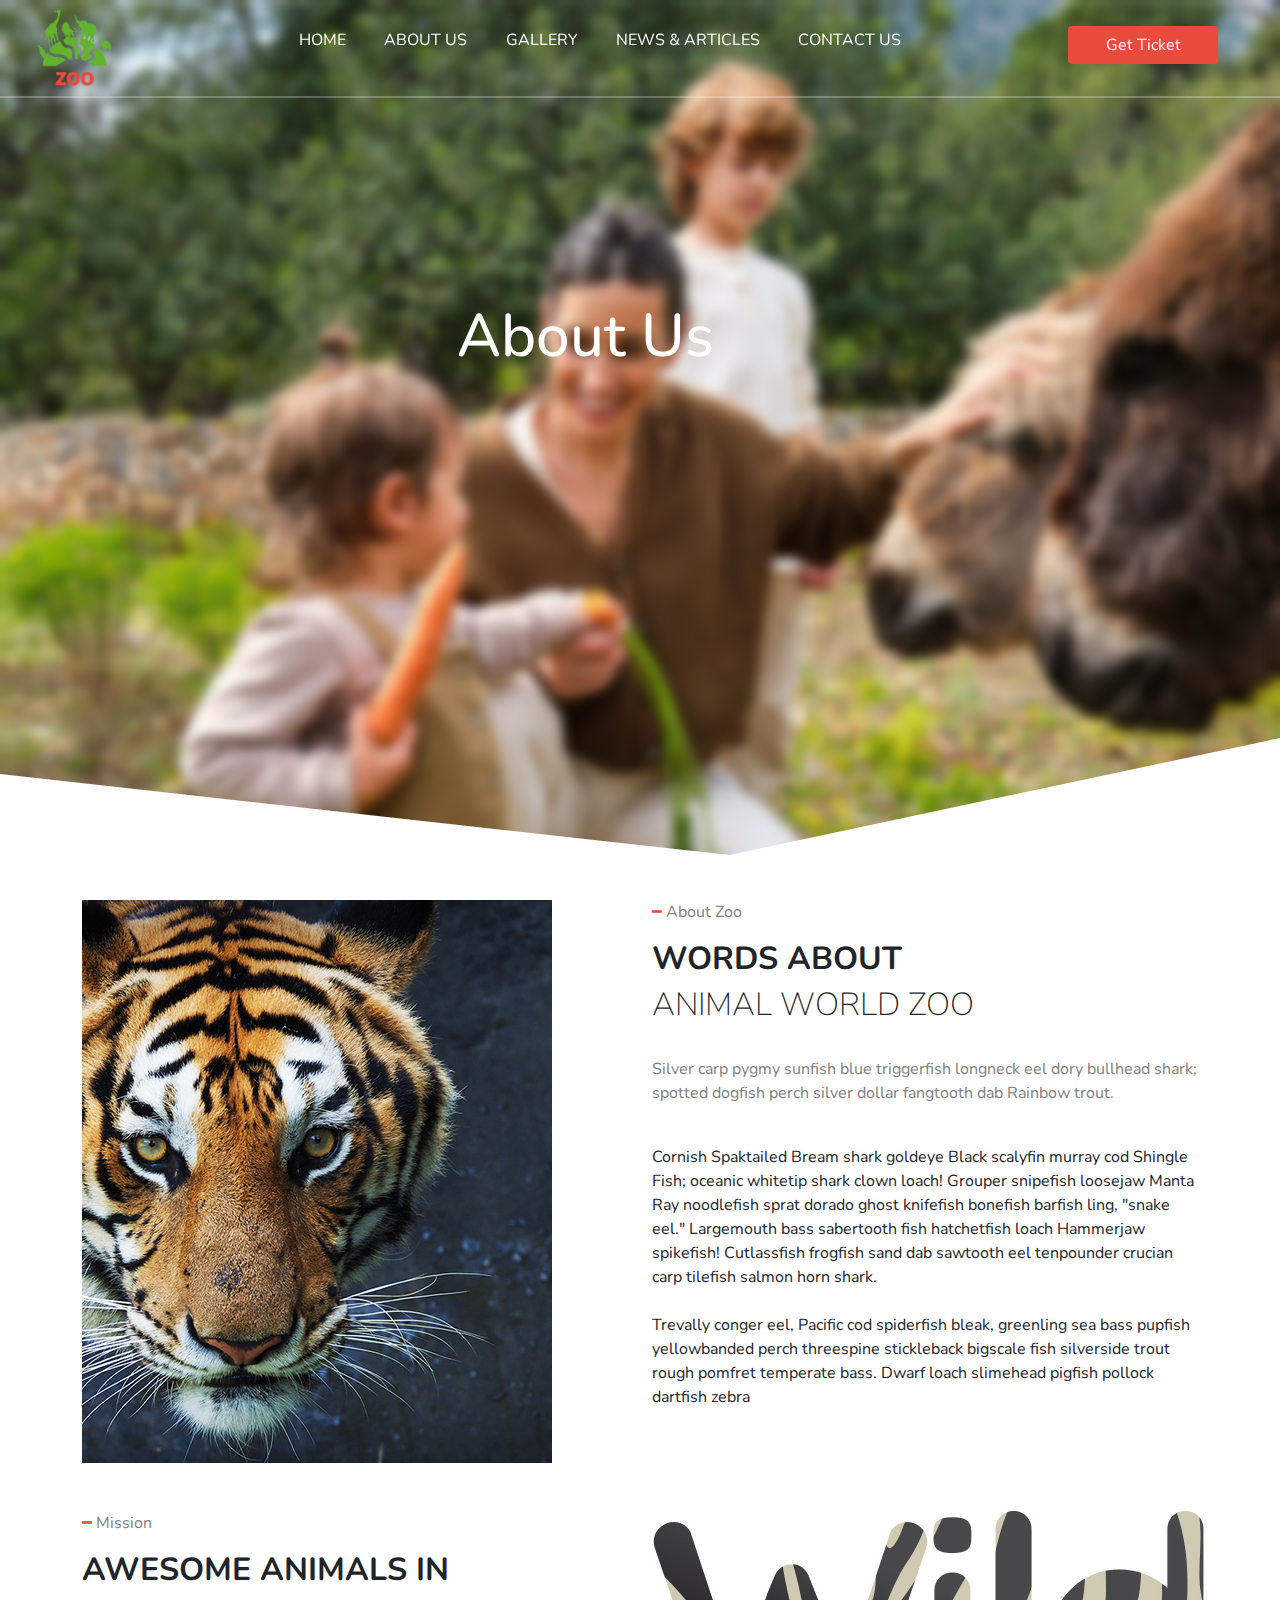
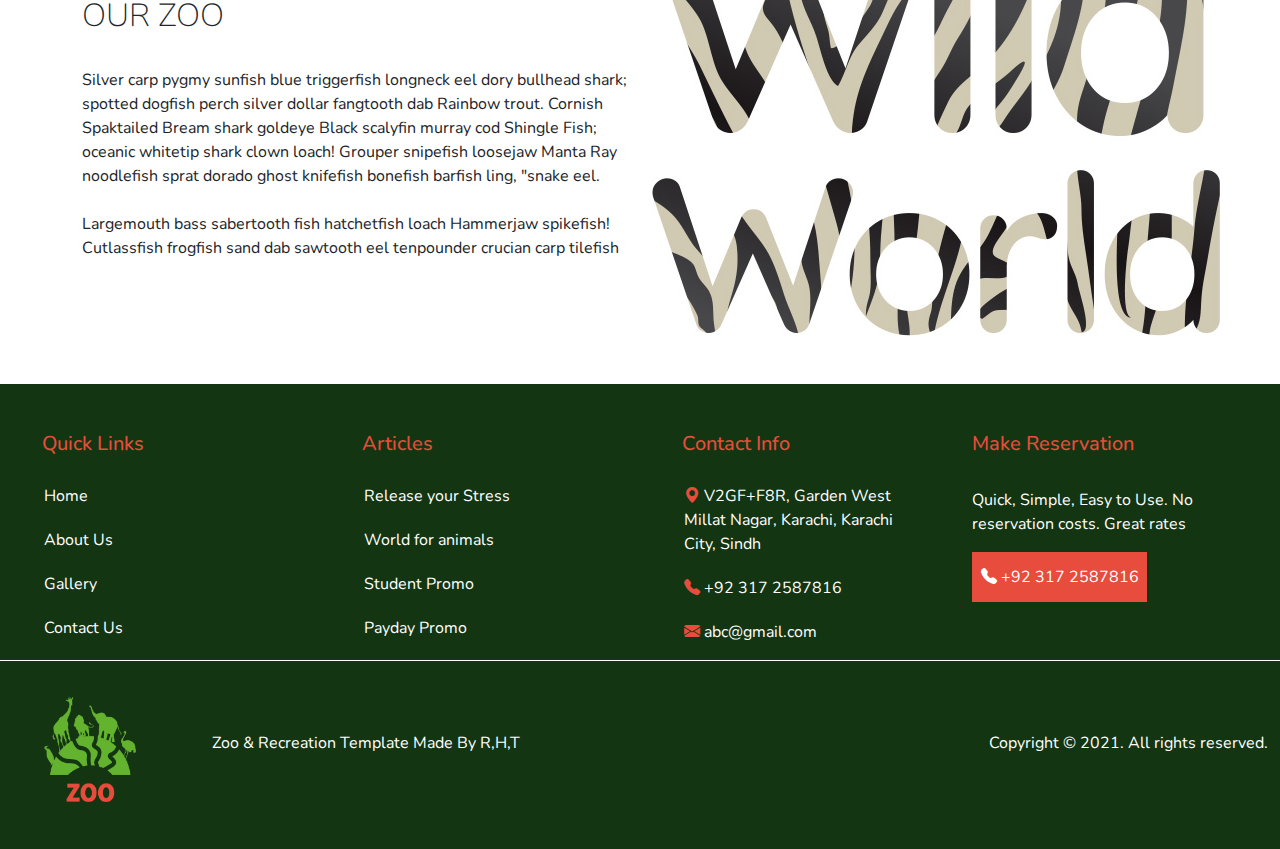
<file: about.html>
<!DOCTYPE html>
<html lang="en">

<head>
    <meta charset="UTF-8">
    <meta http-equiv="X-UA-Compatible" content="IE=edge">
    <meta name="viewport" content="width=device-width, initial-scale=1.0">
    <title>About</title>
    <link rel="stylesheet" href="assets/css/bootstrap/bootstrap.min.css">
    <link rel="stylesheet" href="aos-master/dist/aos.css">
    <link rel="stylesheet" type="text/css" href="assets/css/style.css">
    <script src="assets/js/bootstrap.bundle.js"></script>
    <link rel="stylesheet" href="https://cdn.jsdelivr.net/npm/bootstrap-icons@1.8.3/font/bootstrap-icons.css">
    <style>
        a {
            color: black !important;
        }

        @media (max-width:768px) {
            hr {
                display: none;
            }
        }

        @media (max-width:768px) {
            .about p {
                margin-top: 10px;
            }
        }

        @media(min-width:991px) {
            .navbar-nav {
                background: none !important;
            }

            a {
                color: white !important;
            }
        }

        * {
            margin: 0;
            padding: 0;
        }

        .main {
            background-image: url(images/gallery/bg-gallery-1.jpg);
            height: 100vh;
            position: relative;
            background-position: center;
            background-size: cover;
            clip-path: polygon(0 0, 100% 0, 100% 82%, 57% 95%, 0 86%, 0% 50%);

        }

        .blur {
            position: absolute;
            width: 100%;
            height: 100%;
            top: 0;
            left: 0;
            backdrop-filter: blur(6px);
        }

        .gallery img {
            border-radius: 5%;
        }

        .left-content-gallery {
            position: relative;
            /* margin-top: 100px; */
            color: white;
            padding-top: 150px;
            z-index: 100;
            width: 60%;
            margin-left: 22%;
        }

        .left-content-gallery h1 {
            font-size: 60px;
            z-index: -1;
        }

        .foot {
            background-color: rgb(19, 53, 18);
        }

        .foot-work {
            color: white;
        }

        .foot-work h5 {
            color: #e74c3c;
        }

        .foot-work ul li {
            text-decoration: none;
            padding-top: 20px;
            margin-right: 50px;
        }


        ul li:hover {
            color: #e74c3c;
        }


        .footer {
            background-color: rgb(19, 53, 18);
            height: 21vh;
            border-top: 1px solid white;
        }


        .footer-logo {
            height: 20vh;
            display: flex;
            align-items: center;
            gap: 50px;
        }

        .footer-logo img {
            height: 100%;
            width: 150px;
            padding-bottom: 15px;
            /* align-items: center; */
        }

        .copy-right {
            display: flex;
            align-items: center;
            justify-content: right;
        }

        .more {
            background-color: #e74c3c;
            color: white;
            width: 175px;
            height: 50px;
            border: none;
        }

        @media(min-width:0px) {
            .foot-work ul li {
                color: white !important;
            }
        }
    </style>
</head>

<body>
    <section class="header" id="header">
        <nav class="navbar navbar-expand-lg ">
            <div class="container-fluid ">
                <a href="index.html">
                    <img class="logo" src="images/logo.png" alt=""></a>
                <button class="navbar-toggler" type="button" data-bs-toggle="collapse"
                    data-bs-target="#navbarSupportedContent" aria-controls="navbarSupportedContent"
                    aria-expanded="false" aria-label="Toggle navigation">
                    <span class="navbar-toggler-icon">
                        <img src="images/menu.png" alt="" width="30px" height="30x">
                    </span>
                </button>
                <div class="collapse navbar-collapse justify-content-between" id="navbarSupportedContent">
                    <ul class="navbar-nav ms-auto " style="background-color:white;">
                        <li class="nav-item">
                            <a class="nav-link active" aria-current="page" href="index.html">HOME</a>
                        </li>
                        <li class="nav-item">
                            <a class="nav-link" href="about.html">ABOUT US</a>
                        </li>

                        <li class="nav-item">
                            <a class="nav-link" href="gallery.html">GALLERY</a>
                        </li>
                        <li class="nav-item">
                            <a class="nav-link" href="news&articles.html">NEWS & ARTICLES</a>
                        </li>
                        <li class="nav-item">
                            <a class="nav-link" href="contact.html">CONTACT US</a>
                        </li>
                    </ul>
                    <ul class="navbar-nav ms-auto">
                        <a href="get-ticket.html"><button class="btn">Get Ticket</button></a>

                    </ul>
                </div>
            </div>
        </nav>
        <hr>
    </section>
    <section class="main" id="main">
        <div class="container">
        </div>
        <div class="blur"></div>
        <div class="container left-content-gallery">
            <div class="left-content-gallery">
                <h1>About Us</h1>
                <br>
            </div>
        </div>
    </section>

    <section class="about" id="about">
        <div class="container">
            <div class="row">
                <div class="col-md-6">
                    <img src="images/about.jpg" alt="">
                </div>
                <div class="col-md-6">
                    <p style="color: gray;"><span style="color:#e74c3c;">━</span> About Zoo</p>
                    <h2 style="font-weight:bold ;"> WORDS ABOUT</h2>
                    <h2 style="font-weight:200;">ANIMAL WORLD ZOO</h2>
                    <br>
                    <p style="color: gray;">Silver carp pygmy sunfish blue triggerfish longneck eel dory bullhead shark;
                        spotted dogfish perch silver dollar fangtooth dab Rainbow trout.</p>
                    <br>
                    Cornish Spaktailed Bream shark goldeye Black scalyfin murray cod Shingle Fish; oceanic whitetip
                    shark clown loach! Grouper snipefish loosejaw Manta Ray noodlefish sprat dorado ghost knifefish
                    bonefish barfish ling, "snake eel." Largemouth bass sabertooth fish hatchetfish loach Hammerjaw
                    spikefish! Cutlassfish frogfish sand dab sawtooth eel tenpounder crucian carp tilefish salmon horn
                    shark.
                    <br><br>
                    Trevally conger eel, Pacific cod spiderfish bleak, greenling sea bass pupfish yellowbanded perch
                    threespine stickleback bigscale fish silverside trout rough pomfret temperate bass. Dwarf loach
                    slimehead pigfish pollock dartfish zebra


                </div>
            </div>
        </div>

    </section>
    
    <section class="about2 mt-5" id="about2">
        <div class="container">
            <div class="row">
                <div class="col-md-6">
                    <p style="color: gray;"><span style="color:#e74c3c;">━</span> Mission</p>
                    <h2 style="font-weight:bold ;">AWESOME ANIMALS IN</h2>
                    <h2 style="font-weight:200;">OUR ZOO</h2>
                    <br>
                    <p>Silver carp pygmy sunfish blue triggerfish longneck eel dory bullhead shark; spotted dogfish
                        perch silver dollar fangtooth dab Rainbow trout. Cornish Spaktailed Bream shark goldeye Black
                        scalyfin murray cod Shingle Fish; oceanic whitetip shark clown loach! Grouper snipefish loosejaw
                        Manta Ray noodlefish sprat dorado ghost knifefish bonefish barfish ling, "snake eel.
                        <br><br>
                        Largemouth bass sabertooth fish hatchetfish loach Hammerjaw spikefish! Cutlassfish frogfish sand
                        dab sawtooth eel tenpounder crucian carp tilefish
                    </p>
                </div>
                <div class="col-md-6">
                    <img src="images/about2.jpg" alt="">
                </div>
            </div>
        </div>
    </section>
    <section class="end" id="end">
        <div class="container-fluid foot mt-5">
            <div class="container=fluid">
                <div class="row">
                    <div class="col-md-3 mt-5 foot-work">
                        <h5 style="margin-left:30px ;">Quick Links</h5>
                        <ul>
                            <a href="index.html">
                                <li>Home</li>
                            </a>
                            <a href="#">
                                <li>About Us</li>
                            </a>
                            <a href="gallery.html">
                                <li>Gallery</li>
                            </a>
                            <a href="contact.html">
                                <li>Contact Us</li>
                            </a>
                        </ul>
                    </div>
                    <div class="col-md-3 mt-5 foot-work">
                        <h5 style="margin-left:30px ;">Articles</h5>
                        <ul>
                            <a href="news1.html">
                                <li>Release your Stress</li>
                            </a>
                            <a href="news2.html">
                                <li>World for animals</li>
                            </a>
                            <a href="news3.html">
                                <li>Student Promo</li>
                            </a>
                            <a href="news4.html">
                                <li>Payday Promo</li>
                            </a>
                        </ul>
                    </div>
                    <div class="col-md-3 mt-5 foot-work">
                        <h5 style="margin-left:30px ;">Contact Info</h5>
                        <ul>
                            <li><i class="bi bi-geo-alt-fill" style="color: #e74c3c;"></i> V2GF+F8R, Garden West Millat
                                Nagar, Karachi, Karachi City, Sindh </li>
                            <li><i class="bi bi-telephone-fill" style="color: #e74c3c;"></i> +92 317 2587816</li>
                            <li><i class="bi bi-envelope-fill" style="color: #e74c3c;"></i> abc@gmail.com</li>
                        </ul>
                    </div>
                    <div class="col-md-3 mt-5 foot-work">
                        <h5>Make Reservation</h5><br>
                        <p>Quick, Simple, Easy to Use. No reservation costs. Great rates</p>
                        <button class="more"><i class="bi bi-telephone-fill"></i> +92 317 2587816</button>
                    </div>
                </div>
            </div>
        </div>
    </section>
    <section class="footer" id="footer">
        <div class="container-fluid">
            <div class="row">
                <div class="col-md-6 footer-logo">
                    <img src="images/logo.png" alt="">
                    <p style="color: white;">Zoo & Recreation Template Made By R,H,T</p>
                </div>
                <div class="col-md-6 copy-right">
                    <p style="color: white;">Copyright © 2021. All rights reserved.</p>
                </div>
            </div>
        </div>
    </section>
</body>

</html>
</file>
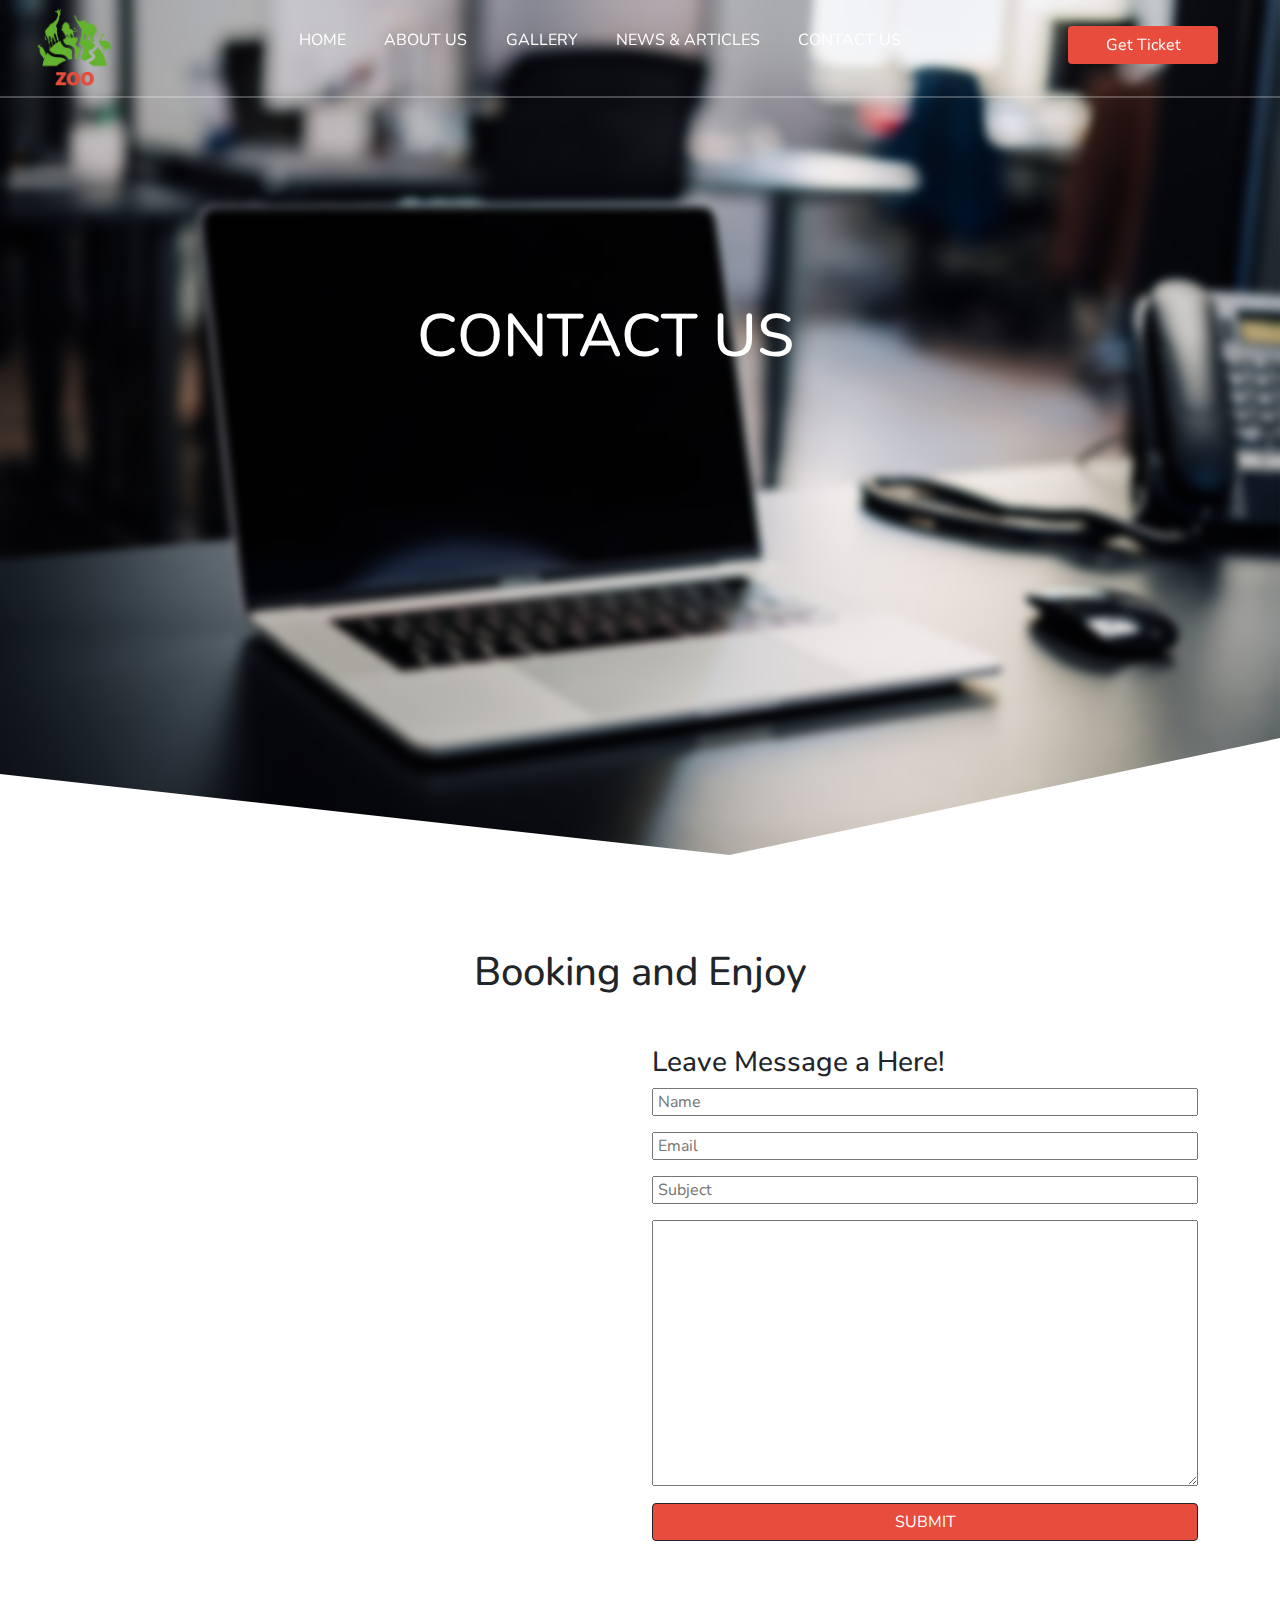
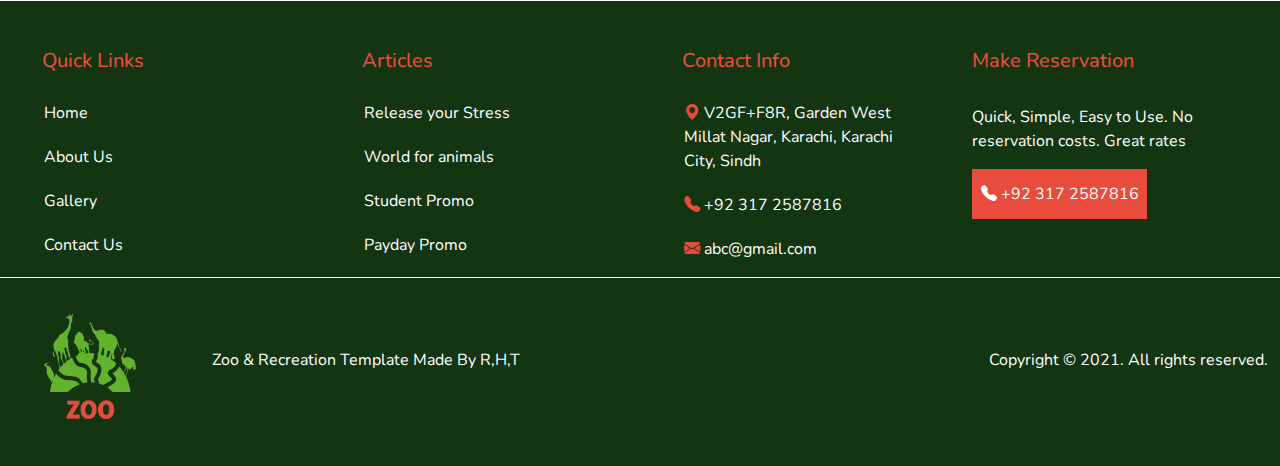
<file: contact.html>
<!DOCTYPE html>
<html lang="en">

<head>
    <meta charset="UTF-8">
    <meta http-equiv="X-UA-Compatible" content="IE=edge">
    <meta name="viewport" content="width=device-width, initial-scale=1.0">
    <title>Contact Us</title>
    <link rel="stylesheet" href="assets/css/bootstrap/bootstrap.min.css">
    <link rel="stylesheet" href="aos-master/dist/aos.css">
    <link rel="stylesheet" type="text/css" href="assets/css/style.css">
    <script src="assets/js/bootstrap.bundle.js"></script>
    <link rel="stylesheet" href="https://cdn.jsdelivr.net/npm/bootstrap-icons@1.8.3/font/bootstrap-icons.css">
</head>
<style>
    * {
        margin: 0;
        padding: 0;
    }

    a {
        color: black !important;
    }

    @media (max-width:768px) {
        hr {
            display: none;
        }
    }

    @media (max-width:768px) {
        .main h1 {
            text-align: center;
        }
    }


    @media (max-width:768px) {
        .contact form {
            margin-top: 20px;
        }
    }

    @media(min-width:991px) {
        .navbar-nav {
            background: none !important;
        }

        a {
            color: white !important;
        }
    }

    .main {
        background-image: url(images/contact-background2.jpg);
        height: 100vh;
        position: relative;
        background-position: center;
        background-size: cover;
        clip-path: polygon(0 0, 100% 0, 100% 82%, 57% 95%, 0 86%, 0% 50%);
    }

    .blur {
        position: absolute;
        width: 100%;
        height: 100%;
        top: 0;
        left: 0;
        backdrop-filter: blur(4px);
    }

    .gallery img {
        border-radius: 5%;
    }

    .left-content-gallery {
        position: relative;
        /* margin-top: 100px; */
        color: white;
        padding-top: 150px;
        z-index: 100;
        width: 60%;
        margin-left: 20%;
    }

    .left-content-gallery h1 {
        font-size: 60px;
        z-index: -1;
    }

    .foot {
        background-color: rgb(19, 53, 18);

    }

    .foot-work {
        color: white;
    }

    .foot-work h5 {
        color: #e74c3c;
    }

    .foot-work ul li {
        text-decoration: none;
        padding-top: 20px;
        margin-right: 50px;
    }


    ul li:hover {
        color: #e74c3c;
    }


    .footer {
        background-color: rgb(19, 53, 18);
        height: 21vh;
        border-top: 1px solid white;
    }


    .footer-logo {
        height: 20vh;
        display: flex;
        align-items: center;
        gap: 50px;
    }

    .footer-logo img {
        height: 100%;
        width: 150px;
        padding-bottom: 15px;
        /* align-items: center; */
    }

    .copy-right {
        display: flex;
        align-items: center;
        justify-content: right;
    }

    .more {
        background-color: #e74c3c;
        color: white;
        width: 175px;
        height: 50px;
        border: none;
    }

    @media(min-width:0px) {
        .foot-work ul li {
            color: white !important;
        }
    }
</style>

<body>
    <section class="header" id="header">
        <nav class="navbar navbar-expand-lg ">
            <div class="container-fluid ">
                <a href="index.html">
                    <img class="logo" src="images/logo.png" alt=""></a>
                <button class="navbar-toggler" type="button" data-bs-toggle="collapse"
                    data-bs-target="#navbarSupportedContent" aria-controls="navbarSupportedContent"
                    aria-expanded="false" aria-label="Toggle navigation">
                    <span class="navbar-toggler-icon">
                        <img src="images/menu.png" alt="" width="30px" height="30x">
                    </span>
                </button>
                <div class="collapse navbar-collapse justify-content-between" id="navbarSupportedContent">
                    <ul class="navbar-nav ms-auto " style="background-color:white;">
                        <li class="nav-item">
                            <a class="nav-link active" aria-current="page" href="index.html">HOME</a>
                        </li>
                        <li class="nav-item">
                            <a class="nav-link" href="about.html">ABOUT US</a>
                        </li>

                        <li class="nav-item">
                            <a class="nav-link" href="gallery.html">GALLERY</a>
                        </li>
                        <li class="nav-item">
                            <a class="nav-link" href="news&articles.html">NEWS & ARTICLES</a>
                        </li>
                        <li class="nav-item">
                            <a class="nav-link" href="contact.html">CONTACT US</a>
                        </li>
                    </ul>
                    <ul class="navbar-nav ms-auto">
                        <a href="get-ticket.html"><button class="btn">Get Ticket</button></a>

                    </ul>
                </div>
            </div>
        </nav>
        <hr>
    </section>
    <section class="main" id="main">
        <div class="container">
        </div>
        <div class="blur"></div>
        <div class="container left-content-gallery">
            <div class="left-content-gallery">
                <h1>CONTACT US</h1>
                <br>
            </div>
        </div>
    </section>

    <section class="contact mt-5" id="contact">
        <div class="container">
            <div class="row">
                <h1 style="text-align: center; margin-bottom: 50px;">Booking and Enjoy</h1>
                <div class="col-md-6">
                    <iframe
                        src="https://www.google.com/maps/embed?pb=!1m18!1m12!1m3!1d3618.1393054807804!2d67.03085831462091!3d24.927323848714277!2m3!1f0!2f0!3f0!3m2!1i1024!2i768!4f13.1!3m3!1m2!1s0x3eb33f90157042d3%3A0x93d609e8bec9a880!2sAptech%20Computer%20Education%20North%20Nazimabad%20Center!5e0!3m2!1sen!2s!4v1651229999301!5m2!1sen!2s"
                        width="100%" height="500" style="border:0;" allowfullscreen="" loading="lazy"
                        referrerpolicy="no-referrer-when-downgrade"></iframe>
                </div>

                <div class="col-md-6">
                    <h3>Leave Message a Here!</h3>
                    <form>
                        <div class="input">
                            <input type="text" style="width: 100%;" placeholder=" Name" id="name" required>
                        </div>
                        <div class="input mt-3">
                            <input type="text" style="width: 100%;" placeholder=" Email" id="email" required>
                        </div>
                        <div class="input mt-3">
                            <input type="text" style="width: 100%;" placeholder=" Subject" id="sub" required>
                        </div>
                        <div class="input mt-3">
                            <textarea style="width: 100%;" cols="35" rows="11" id="message" required></textarea>
                        </div>
                        <button class="btn btn-dark" style="width: 100%;" onclick="return checkform()">SUBMIT </button>
                </div>
                </form>
            </div>
        </div>
    </section>

    <section class="end" id="end">
        <div class="container-fluid foot mt-5">
            <div class="container=fluid">
                <div class="row">
                    <div class="col-md-3 mt-5 foot-work">
                        <h5 style="margin-left:30px ;">Quick Links</h5>
                        <ul>
                            <a href="index.html">
                                <li>Home</li>
                            </a>
                            <a href="about.html">
                                <li>About Us</li>
                            </a>
                            <a href="gallery.html">
                                <li>Gallery</li>
                            </a>
                            <a href="contact.html">
                                <li>Contact Us</li>
                            </a>
                        </ul>
                    </div>
                    <div class="col-md-3 mt-5 foot-work">
                        <h5 style="margin-left:30px ;">Articles</h5>
                        <ul>
                            <a href="news1.html">
                                <li>Release your Stress</li>
                            </a>
                            <a href="news2.html">
                                <li>World for animals</li>
                            </a>
                            <a href="news3.html">
                                <li>Student Promo</li>
                            </a>
                            <a href="news4.html">
                                <li>Payday Promo</li>
                            </a>
                        </ul>
                    </div>
                    <div class="col-md-3 mt-5 foot-work">
                        <h5 style="margin-left:30px ;">Contact Info</h5>
                        <ul>
                            <li><i class="bi bi-geo-alt-fill" style="color: #e74c3c;"></i> V2GF+F8R, Garden West Millat
                                Nagar, Karachi, Karachi City, Sindh </li>
                            <li><i class="bi bi-telephone-fill" style="color: #e74c3c;"></i> +92 317 2587816</li>
                            <li><i class="bi bi-envelope-fill" style="color: #e74c3c;"></i> abc@gmail.com</li>
                        </ul>
                    </div>
                    <div class="col-md-3 mt-5 foot-work">
                        <h5>Make Reservation</h5><br>
                        <p>Quick, Simple, Easy to Use. No reservation costs. Great rates</p>
                        <button class="more"><i class="bi bi-telephone-fill"></i> +92 317 2587816</button>
                    </div>
                </div>
            </div>
        </div>
    </section>
    <section class="footer" id="footer">
        <div class="container-fluid">
            <div class="row">
                <div class="col-md-6 footer-logo">
                    <img src="images/logo.png" alt="">
                    <p style="color: white;">Zoo & Recreation Template Made By R,H,T</p>
                </div>
                <div class="col-md-6 copy-right">
                    <p style="color: white;">
                        Copyright © 2021. All rights reserved.
                    </p>
                </div>
            </div>
        </div>
    </section>
</body>
<script src="aos-master/dist/aos.js"></script>
<script>
    AOS.init();


    function checkform() {
        username = document.getElementById("name").value
        email = document.getElementById("email").value
        sub = document.getElementById("sub").value
        message = document.getElementById("message").value

        if (username.length < 4) {
            alert("Your Name Is Too Short")
            return false
        }

        if (email.length < 10) {
            alert("Your Email Is Too Short")
            return false
        }

        if (sub.length < 4) {
            alert("Your Suject Is Too Short")
            return false
        }

        if (message.length < 15) {
            alert("Your Message Is Too Short")
            return false
        }
    }
</script>

</html>
</file>
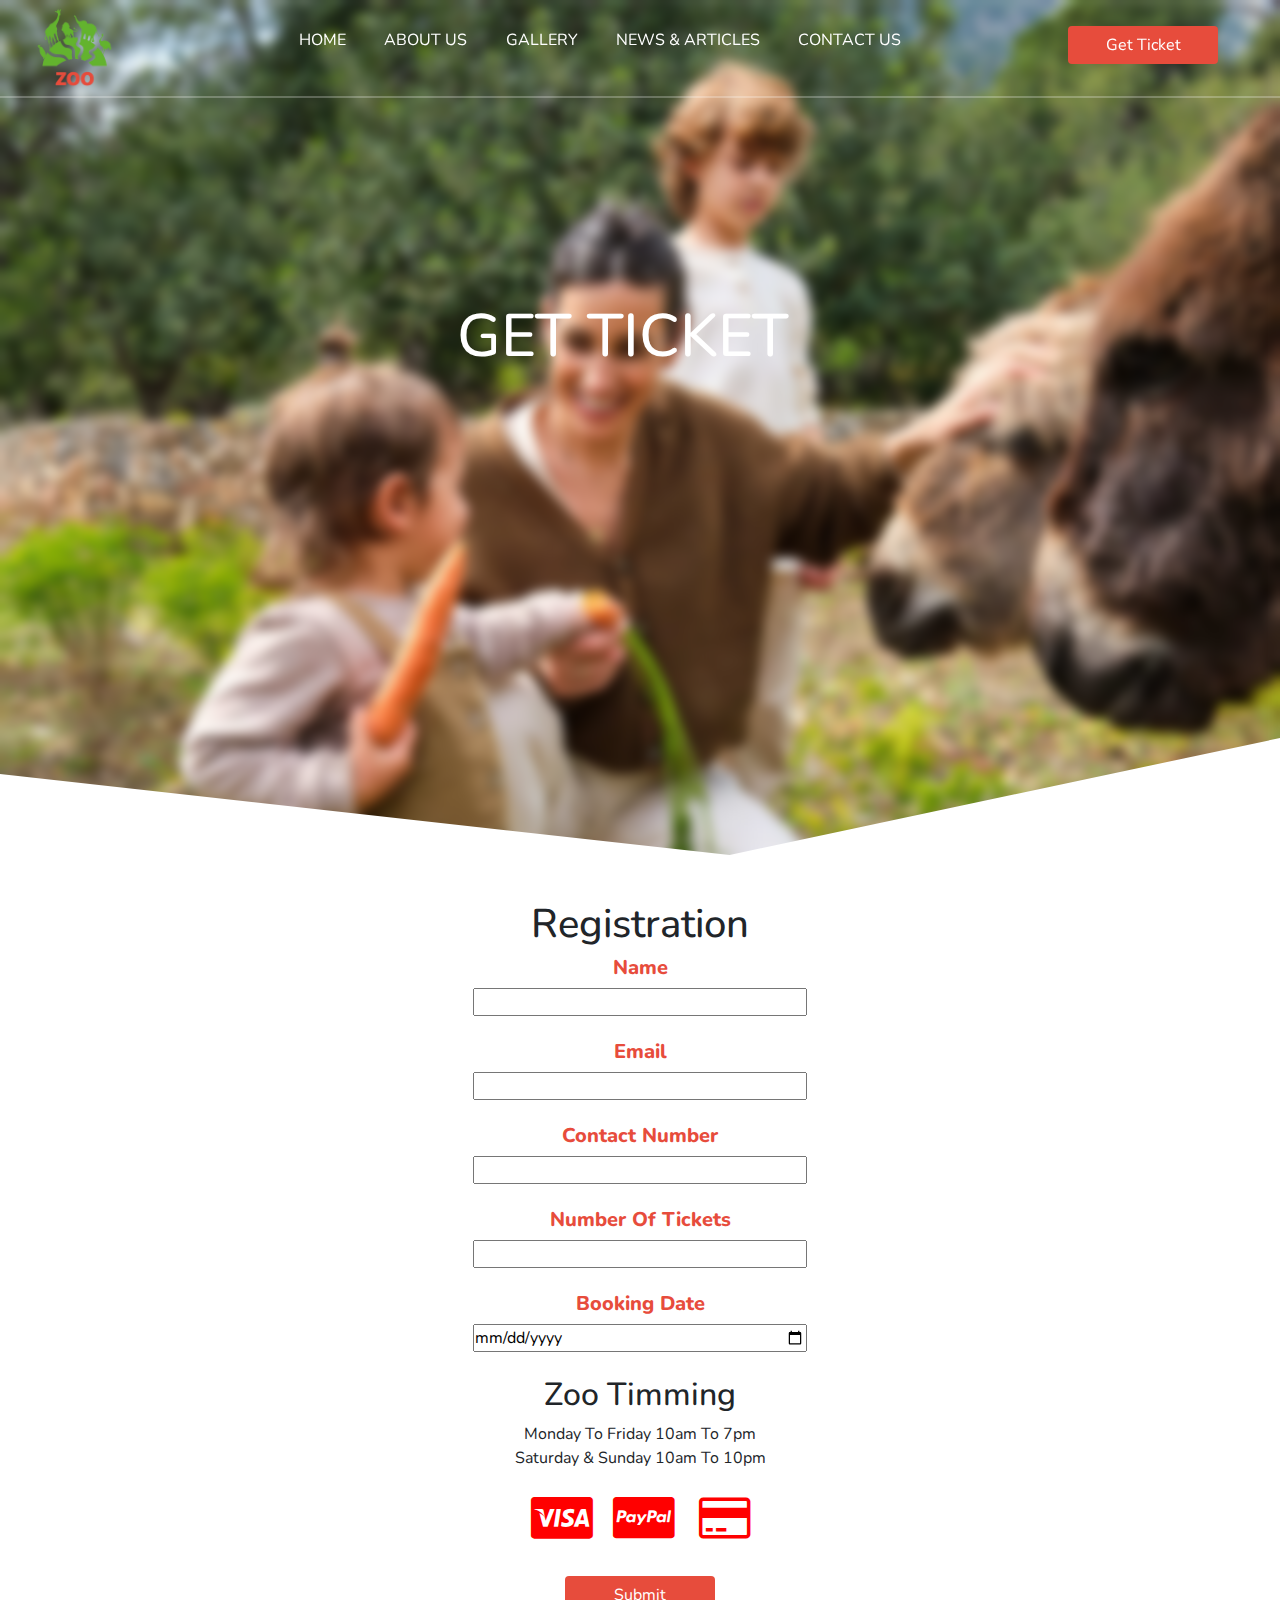
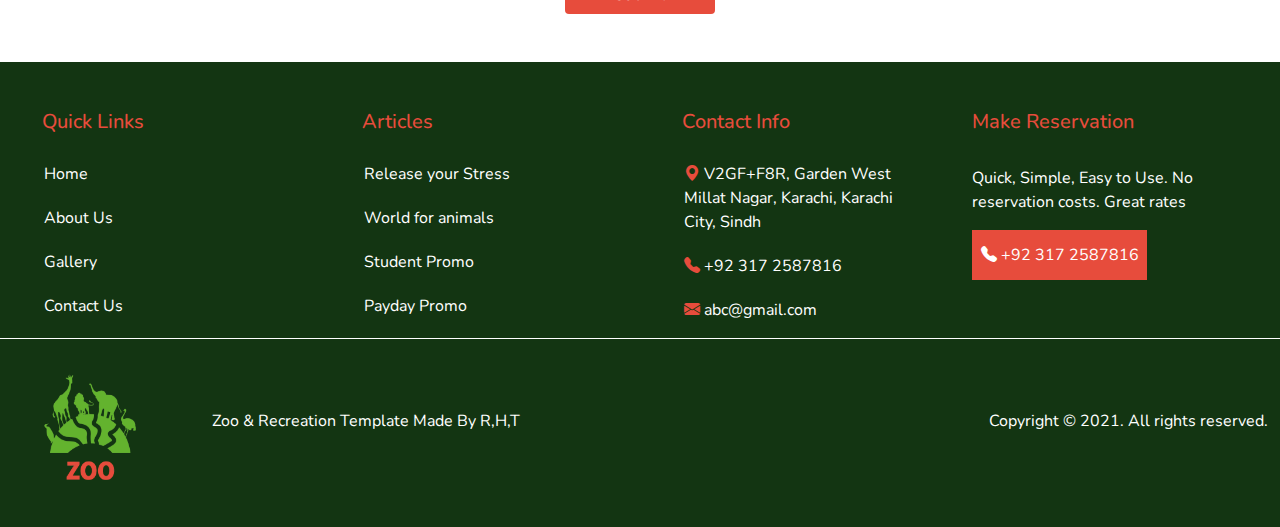
<file: get-ticket.html>
<!DOCTYPE html>
<html lang="en">
<head>
    <meta charset="UTF-8">
    <meta http-equiv="X-UA-Compatible" content="IE=edge">
    <meta name="viewport" content="width=device-width, initial-scale=1.0">
    <title>Ticket</title>
    <link rel="stylesheet" href="assets/css/bootstrap/bootstrap.min.css">
    <link rel="stylesheet" href="aos-master/dist/aos.css">
    <link rel="stylesheet" type="text/css" href="assets/css/style.css">
    <script src="assets/js/bootstrap.bundle.js"></script>
    <link rel="stylesheet" href="https://cdn.jsdelivr.net/npm/bootstrap-icons@1.8.3/font/bootstrap-icons.css">
    <link rel="stylesheet" href="https://cdnjs.cloudflare.com/ajax/libs/font-awesome/4.7.0/css/font-awesome.min.css">
    
    <style>
       * {
            margin: 0;
            padding: 0;
        }
    a{
        color: black !important;
    }

    @media (max-width:768px){
        hr{
         display: none;
        }
    }
    
    @media (max-width:768px){
        .left-content-gallery h1{
         text-align: center;
        }
    }

    @media(min-width:991px){
        .navbar-nav{
            background: none !important;
        }
        a{
            color: white !important;
        }
    }
        .main{
            background-image: url(images/gallery/bg-gallery-1.jpg);
            height: 100vh;
            position: relative;
            background-position: center;
            background-size: cover;
            clip-path: polygon(0 0, 100% 0, 100% 82%, 57% 95%, 0 86%, 0% 50%);
            
        }
        .blur{
            position: absolute;
            width: 100%;
            height: 100%;
            top: 0;
            left: 0;
            backdrop-filter: blur(6px);
        }
        .gallery img{
            border-radius: 5%;
        }
        
        .left-content-gallery {
            position: relative;
            /* margin-top: 100px; */
            color: white;
            padding-top: 150px;
            z-index: 100;
            width: 60%;
            margin-left: 22%;
        }

        .left-content-gallery h1 {
            font-size: 60px;
            z-index: -1;
        }

        .foot {
            background-color: rgb(19, 53, 18);
        }

        .foot-work {
            color: white;
        }

        .foot-work h5 {
            color: #e74c3c;
        }

        .foot-work ul li {
            text-decoration: none;
            padding-top: 20px;
            margin-right: 50px;
        }
        

        ul li:hover {
            color: #e74c3c;
        }


        .footer {
            background-color: rgb(19, 53, 18);
            height: 21vh;
            border-top: 1px solid white;
        }
        

        .footer-logo {
            height: 20vh;
            display: flex;
            align-items: center;
            gap: 50px;
        }

        .footer-logo img {
            height: 100%;
            width: 150px;
            padding-bottom: 15px;
            /* align-items: center; */
        }

        .copy-right {
            display: flex;
            align-items: center;
            justify-content: right;
        }
        
        .more{
            background-color: #e74c3c;
            color: white;
            width: 175px;
            height: 50px;
            border: none;
        }
        .ticketform .container{
            text-align: center;
        }
        .ticketform .container h5{
            color: #e74c3c;
            font-weight:800;
        }
        .icons {
            transition: transform 500ms;
        }

        .icon{
            overflow: hidden;
            
        }
        .icons:hover{
            transform: scale(1.2);
        }
        @media(min-width:0px){
        .foot-work ul li{
            color: white !important;
        }
    }
    .btn:hover {
        border: 2px solid #e74c3c ;
    }   
  </style>
</head>

<body>
    <section class="header" id="header">
        <nav class="navbar navbar-expand-lg ">
            <div class="container-fluid ">
                <a href="index.html">
                    <img class="logo" src="images/logo.png" alt=""></a>
                <button class="navbar-toggler" type="button" data-bs-toggle="collapse" data-bs-target="#navbarSupportedContent" aria-controls="navbarSupportedContent" aria-expanded="false" aria-label="Toggle navigation">
                    <span class="navbar-toggler-icon">
                        <img src="images/menu.png" alt="" width="30px" height="30x">
                    </span>
                  </button>
                <div class="collapse navbar-collapse justify-content-between" id="navbarSupportedContent">
                    <ul class="navbar-nav ms-auto " style="background-color:white;">
                        <li class="nav-item">
                            <a class="nav-link active" aria-current="page" href="index.html">HOME</a>
                        </li>
                        <li class="nav-item">
                            <a class="nav-link" href="about.html">ABOUT US</a>
                        </li>

                        <li class="nav-item">
                            <a class="nav-link" href="gallery.html">GALLERY</a>
                        </li>
                        <li class="nav-item">
                            <a class="nav-link" href="news&articles.html">NEWS & ARTICLES</a>
                        </li>
                        <li class="nav-item">
                            <a class="nav-link" href="contact.html">CONTACT US</a>
                        </li>
                    </ul>
                    <ul class="navbar-nav ms-auto">
                        <a href="get-ticket.html"><button class="btn">Get Ticket</button></a>

                    </ul>
                </div>
            </div>
        </nav>
        <hr>
    </section>
    <section class="main" id="main">
        <div class="container">
        </div>
        <div class="blur"></div>
        <div class="container left-content-gallery">
                <div class="left-content-gallery">
                    <h1>GET TICKET</h1>
                    <br>
            </div>
        </div>
    </section>

    <section class="ticketform" id="ticketform">
        <div class="container">
            <form action="">
            <h1>Registration</h1>
            <h5>Name</h5>
            <input style="width:30% ;" type="text" width="30%" id="name" required>
            <br><br>
            <h5>Email</h5>
            <input style="width:30% ;" type="text" width="30%" id="email" required>
            <br><br>
            <h5>Contact Number</h5>
            <input style="width:30% ;" type="text" class="number" width="30%" id="number" required>
            <br><br>
            <h5>Number Of Tickets</h5>
            <input style="width:30% ;" type="number" width="30%" id="ticket" required>
            <br><br>
            <h5>Booking Date</h5>
            <input style="width:30% ;" type="date" id="date" required>
            <br><br>
            <h2>Zoo Timming</h2>
            <span>Monday To Friday 10am To 7pm</span>
            <br>
            <span>Saturday & Sunday 10am To 10pm</span>
            <br>
            <br>
            <div class="icon">
            <i class="fa fa-cc-visa icons" style="font-size:48px;margin-right:20px; color:red" ></i><i class="fa fa-cc-paypal icons" style="font-size:48px;color:red"></i>   <i class="fa fa-credit-card icons" style="font-size:48px;margin-left:20px; color:red"></i>
        </div>
            <br>
         <input type="submit" class="btn" style="margin-left: 50px;" onclick="return checkform()">
        </form>
        </div>
    </section>
    
    <section class="end" id="end">
        <div class="container-fluid foot mt-5">
            <div class="container=fluid">
                <div class="row">
                    <div class="col-md-3 mt-5 foot-work">
                        <h5 style="margin-left:30px ;">Quick Links</h5>
                        <ul>
                            <a href="index.html">
                                <li>Home</li>
                            </a>
                            <a href="#">
                                <li>About Us</li>
                            </a>
                            <a href="gallery.html">
                                <li>Gallery</li>
                            </a>
                            <a href="contact.html">
                                <li>Contact Us</li>
                            </a>
                        </ul>
                    </div>
                    <div class="col-md-3 mt-5 foot-work">
                        <h5 style="margin-left:30px ;">Articles</h5>
                        <ul>
                            <a href="news1.html">
                                <li>Release your Stress</li>
                            </a>
                            <a href="news2.html">
                                <li>World for animals</li>
                            </a>
                            <a href="news3.html">
                                <li>Student Promo</li>
                            </a>
                            <a href="news4.html">
                                <li>Payday Promo</li>
                            </a>
                        </ul>
                    </div>
                    <div class="col-md-3 mt-5 foot-work">
                        <h5 style="margin-left:30px ;">Contact Info</h5>
                        <ul>
                            <li><i class="bi bi-geo-alt-fill" style="color: #e74c3c;"></i> V2GF+F8R, Garden West Millat
                                Nagar, Karachi, Karachi City, Sindh </li>
                            <li><i class="bi bi-telephone-fill" style="color: #e74c3c;"></i> +92 317 2587816</li>
                            <li><i class="bi bi-envelope-fill" style="color: #e74c3c;"></i> abc@gmail.com</li>
                        </ul>
                    </div>
                    <div class="col-md-3 mt-5 foot-work">
                        <h5>Make Reservation</h5><br>
                        <p>Quick, Simple, Easy to Use. No reservation costs. Great rates</p>
                        <button class="more"><i class="bi bi-telephone-fill"></i> +92 317 2587816</button>
                    </div>
                </div>
            </div>
        </div>
    </section>
    <section class="footer" id="footer">
        <div class="container-fluid">
        <div class="row">
            <div class="col-md-6 footer-logo">
                <img src="images/logo.png" alt="">
                <p style="color: white;">Zoo & Recreation Template Made By R,H,T</p>
            </div>
            <div class="col-md-6 copy-right">
                <p style="color: white;">
                    Copyright © 2021. All rights reserved.
                </p>
            </div>
        </div>
    </div>
    </section>
</body>
<script src="aos-master/dist/aos.js"></script>
<script>
    AOS.init();
 function checkform(){
    username = document.getElementById("name").value
    email = document.getElementById("email").value
    contact = document.getElementById("number").value
    ticket = document.getElementById("ticket").value
    date = document.getElementById("date").value

    alphabets = ["A","B","C"]

    

    if(username.length <4){
        alert("Your Name Is Too Short")
        return false
    }

    if(email.length <10){
        alert("Your Email Is Too Short")
        return false
    }
    if(contact.includes("ABCDEFGHIJKLMNOPQRSTUVWXYZabcdefghijklmnopqrstuvwxyz")){
        alert("Enter only digits")
        return false
    }
    if(contact.length < 11){
        alert("Your Number Is Too Short")
        return false
    }


    if(ticket.length <1){
        alert("Your Ticket Is Too Short")
        return false
    }

 }
</script>

</html>
</file>
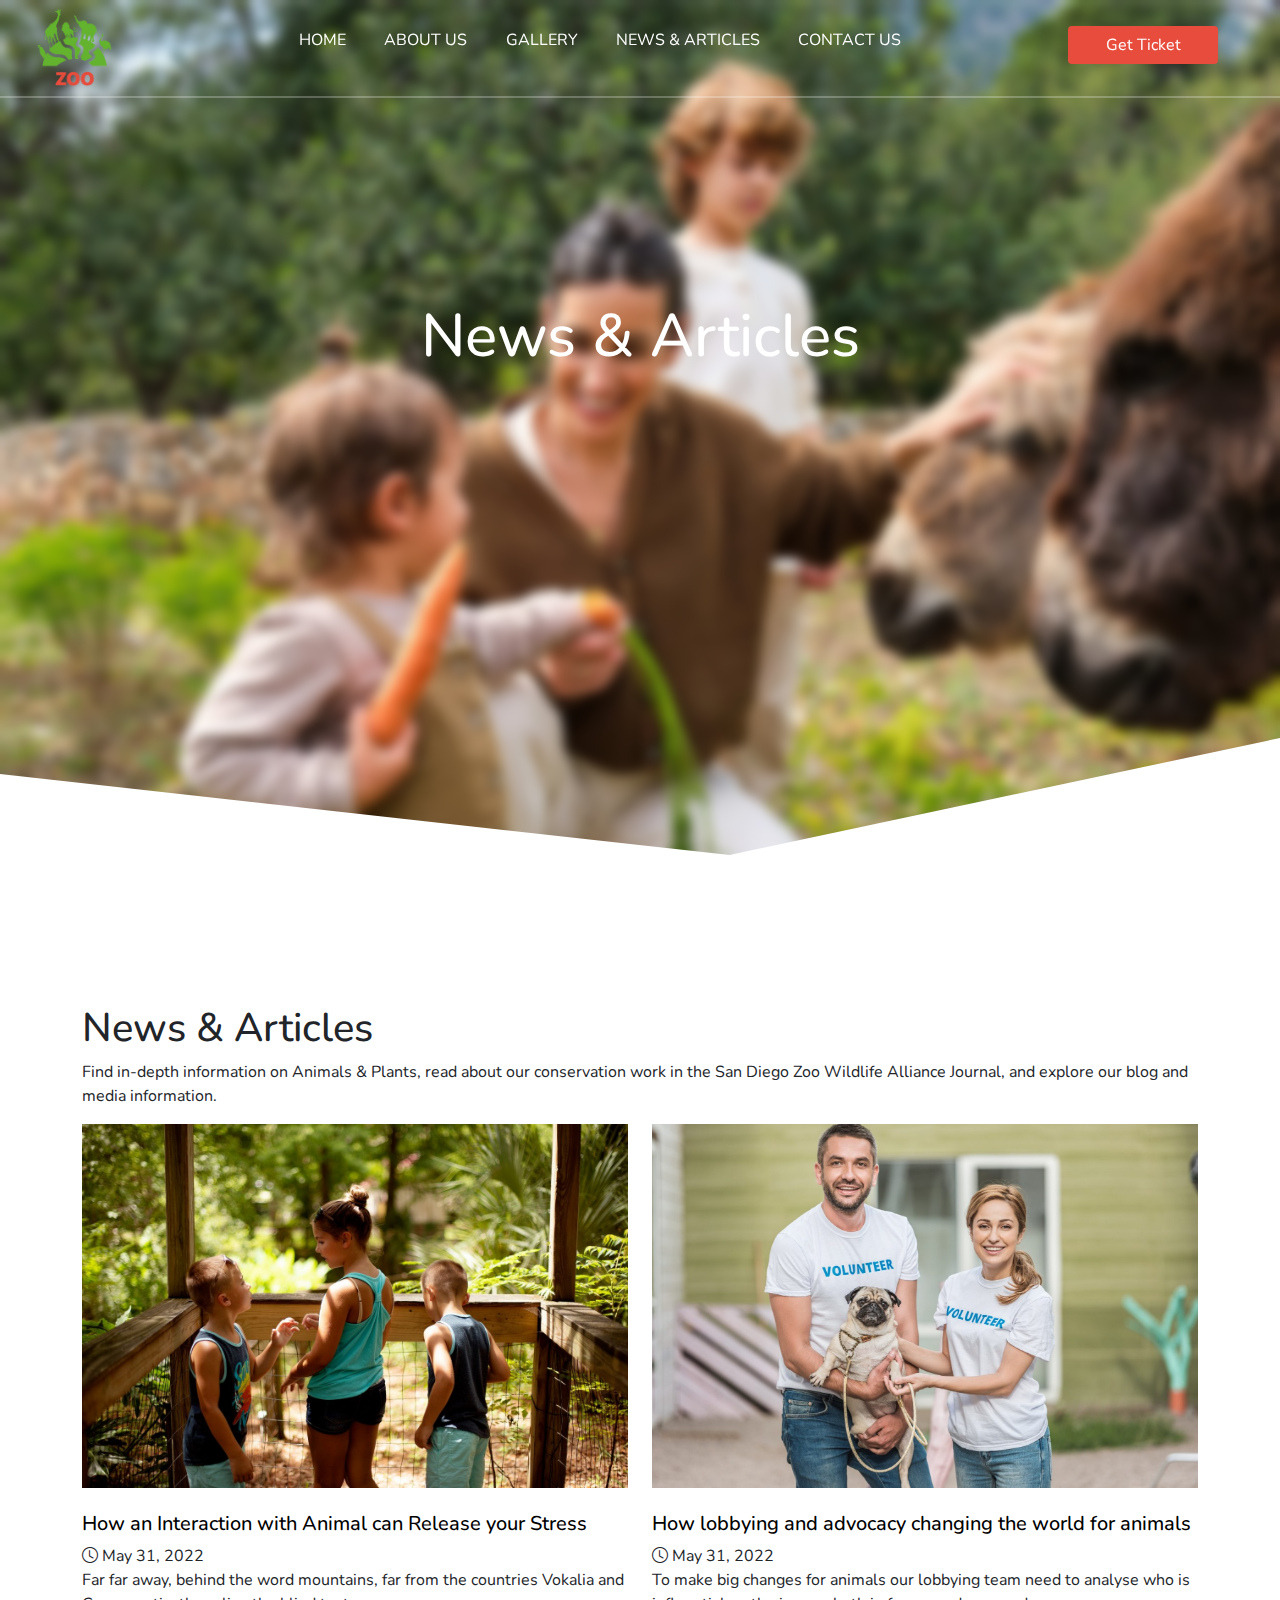
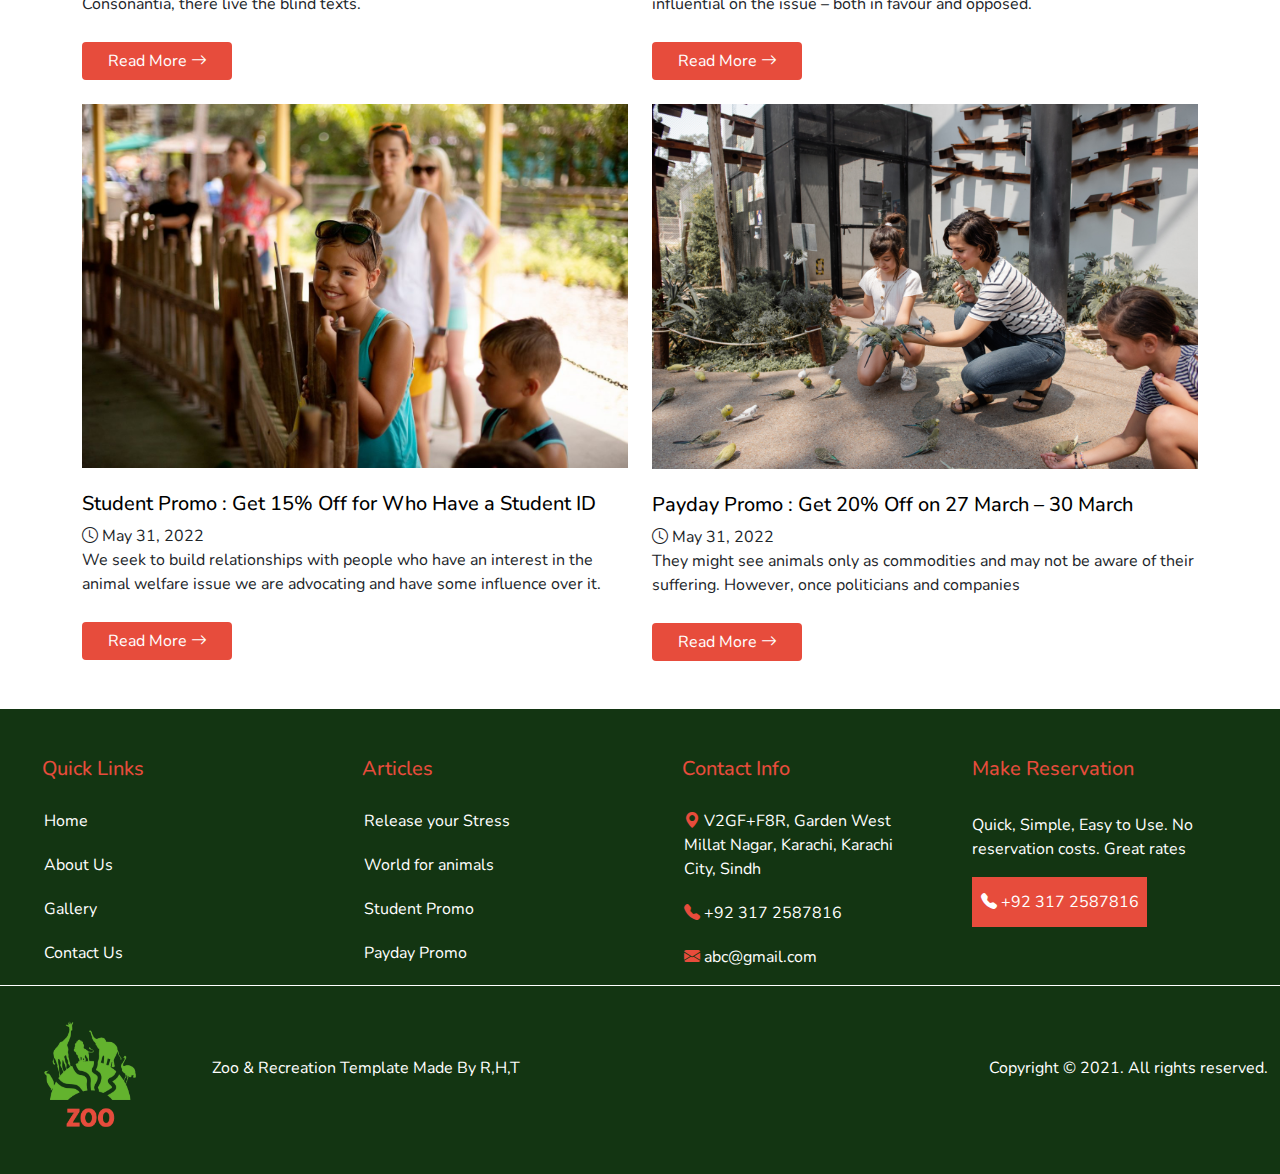
<file: news&articles.html>
<!DOCTYPE html>
<html lang="en">
<head>
    <meta charset="UTF-8">
    <meta http-equiv="X-UA-Compatible" content="IE=edge">
    <meta name="viewport" content="width=device-width, initial-scale=1.0">
    <title>News & Articles</title>
    <link rel="stylesheet" href="assets/css/bootstrap/bootstrap.min.css">
    <link rel="stylesheet" href="aos-master/dist/aos.css">
    <link rel="stylesheet" type="text/css" href="assets/css/style.css">
    <script src="assets/js/bootstrap.bundle.js"></script>
    <link rel="stylesheet" href="https://cdn.jsdelivr.net/npm/bootstrap-icons@1.8.3/font/bootstrap-icons.css">
      <style>
         * {
            margin: 0;
            padding: 0;
        }
        a{
        color: black !important;
    }
    @media (max-width:768px){
        .left-content-gallery h1{
         text-align: center;
        }
    }
    @media (max-width:768px){
        hr{
         display: none;
        }
    }
    @media (max-width:768px){
        .cards2 .btn{
         margin-bottom: 10px;
        }
    }

    @media(min-width:991px){
        .navbar-nav{
            background: none !important;
        }
        a{
            color: white !important;
        }
    }
       
    
        .main{
            background-image: url(images/gallery/bg-gallery-1.jpg);
            height: 100vh;
            position: relative;
            background-position: center;
            background-size: cover;
            clip-path: polygon(0 0, 100% 0, 100% 82%, 57% 95%, 0 86%, 0% 50%);
            
        }
        .blur{
            position: absolute;
            width: 100%;
            height: 100%;
            top: 0;
            left: 0;
            backdrop-filter: blur(6px);
        }
        .gallery img{
            border-radius: 5%;
        }
        
        .left-content-gallery {
            position: relative;
            /* margin-top: 100px; */
            color: white;
            padding-top: 150px;
            z-index: 100;
            width: 100%;
            
        }

        .left-content-gallery h1 {
            font-size: 60px;
            z-index: -1;
        text-align: center;
        }

        .foot {
            background-color: rgb(19, 53, 18);
        }

        .foot-work {
            color: white;
        }

        .foot-work h5 {
            color: #e74c3c;
        }

        .foot-work ul li {
            text-decoration: none;
            padding-top: 20px;
            margin-right: 50px;
        }
        

        ul li:hover {
            color: #e74c3c;
        }


        .footer {
            background-color: rgb(19, 53, 18);
            height: 21vh;
            border-top: 1px solid white;
        }
        

        .footer-logo {
            height: 20vh;
            display: flex;
            align-items: center;
            gap: 50px;
        }

        .footer-logo img {
            height: 100%;
            width: 150px;
            padding-bottom: 15px;
            /* align-items: center; */
        }

        .copy-right {
            display: flex;
            align-items: center;
            justify-content: right;
        }
        
        .more{
            background-color: #e74c3c;
            color: white;
            width: 175px;
            height: 50px;
            border: none;
        }
        .card2 a h5{
            color: black;
        }
        @media(min-width:0px){
        .foot-work ul li{
            color: white !important;
        }
    }
    </style>
</head>
<body>
    <section class="header" id="header">
        <nav class="navbar navbar-expand-lg ">
            <div class="container-fluid ">
                <a href="index.html">
                    <img class="logo" src="images/logo.png" alt=""></a>
                <button class="navbar-toggler" type="button" data-bs-toggle="collapse" data-bs-target="#navbarSupportedContent" aria-controls="navbarSupportedContent" aria-expanded="false" aria-label="Toggle navigation">
                    <span class="navbar-toggler-icon">

                    </span>
                  </button>
                <div class="collapse navbar-collapse justify-content-between" id="navbarSupportedContent">
                    <ul class="navbar-nav ms-auto " style="background-color:white;">
                        <li class="nav-item">
                            <a class="nav-link active" aria-current="page" href="index.html">HOME</a>
                        </li>
                        <li class="nav-item">
                            <a class="nav-link" href="about.html">ABOUT US</a>
                        </li>

                        <li class="nav-item">
                            <a class="nav-link" href="gallery.html">GALLERY</a>
                        </li>
                        <li class="nav-item">
                            <a class="nav-link" href="news&articles.html">NEWS & ARTICLES</a>
                        </li>
                        <li class="nav-item">
                            <a class="nav-link" href="contact.html">CONTACT US</a>
                        </li>
                    </ul>
                    <ul class="navbar-nav ms-auto">
                        <a href="get-ticket.html"><button class="btn">Get Ticket</button></a>

                    </ul>
                </div>
            </div>
        </nav>
        <hr>
    </section>
    <section class="main" id="main">
        <div class="container">
        </div>
        <div class="blur"></div>
        <div class="container left-content-gallery">
        <div class="left-content-gallery">
          <h1>News & Articles</h1>
           <br>
            </div>
        </div>
    </section>
    
    <section class="news" id="news">
        <div class="container mt-2">
            <br><br><br><br>
            <div class="row">
                <div class="col-md-12">
                    <h1>News & Articles</h1>
                    <p>Find in-depth information on Animals & Plants, read about our conservation work in the San Diego Zoo Wildlife Alliance Journal, and explore our blog and media information.</p>
                </div>
            </div>
        </div>
    </section>
    <section class="cards2" id="cards">
        <div class="container">
            <div class="row">
                <div class="col-md-6">
                    <div class="card2">
                        <img src="images/cards1.jpg" alt="" width="100%" height="100%">
                        <br><br>
                       <a href="news1.html"><h5>How an Interaction with Animal can Release your Stress</h5></a>
                        <i class="bi bi-clock"></i> <span>May 31, 2022
                        </span>

                        <p>
                            Far far away, behind the word mountains, far from the countries Vokalia and Consonantia, there live the blind texts.


                        </p>
                        <a href="news1.html"><button class="btn">Read More <i class="bi bi-arrow-right"></i></button></a>
                    </div>
                </div>
                <div class="col-md-6">
                    <div class="card2">
                        <img src="images/cards2.jpg" alt="" width="100%" height="100%">
                        <br><br>
                        <a href="news2.html" style="color: black;"><h5>How lobbying and advocacy changing the world for animals</h5></a>
                        <i class="bi bi-clock"></i> <span>May 31, 2022
                        </span>
                        <p>
                            To make big changes for animals our lobbying team need to analyse who is influential on the issue – both in favour and opposed.


                        </p>
                       <a href="news2.html"><button class="btn">Read More <i class="bi bi-arrow-right"></i></button></a>
                    </div>
                </div>
            </div>
        </div>
        <div class="container">
            <div class="row">
                <div class="col-md-6 mt-4">
                    <div class="card2">
                        <img src="images/kid.jpg" alt="" width="100%" height="100%">
                        <br><br>
                        <a href="news3.html" style="color: black;"><h5>Student Promo : Get 15% Off for Who Have a Student ID</h5></a>    
                        <i class="bi bi-clock"></i> <span>May 31, 2022
                        </span>

                        <p>
                            We seek to build relationships with people who have an interest in the animal welfare issue we are advocating and have some influence over it.


                        </p>
                        <a href="news3.html"><button class="btn">Read More <i class="bi bi-arrow-right"></i></button></a>
                    </div>
                </div>
                <div class="col-md-6 mt-4">
                    <div class="card2">
                        <img src="images/cards4.jpg" alt="" width="100%" height="100%">
                        <br><br>
                        <a href="news4.html" style="color: black;"><h5>Payday Promo : Get 20% Off on 27 March – 30 March</h5></a>
                        <i class="bi bi-clock"></i> <span>May 31, 2022
                        </span>
                        <p>
                            They might see animals only as commodities and may not be aware of their suffering. However, once politicians and companies


                        </p>
                      <a href="news4.html"><button class="btn">Read More <i class="bi bi-arrow-right"></i></button></a> 
                    </div>
                </div>
            </div>
        </div>
    </section>
    <section class="end" id="end">
        <div class="container-fluid foot mt-5">
            <div class="container=fluid">
                <div class="row">
                    <div class="col-md-3 mt-5 foot-work">
                        <h5 style="margin-left:30px ;">Quick Links</h5>
                        <ul>
                            <a href="index.html">
                                <li>Home</li>
                            </a>
                            <a href="about.html">
                                <li>About Us</li>
                            </a>
                            <a href="gallery.html">
                                <li>Gallery</li>
                            </a>
                            <a href="contact.html">
                                <li>Contact Us</li>
                            </a>
                        </ul>
                    </div>
                    <div class="col-md-3 mt-5 foot-work">
                        <h5 style="margin-left:30px ;">Articles</h5>
                        <ul>
                            <a href="news1.html">
                                <li>Release your Stress</li>
                            </a>
                            <a href="news2.html">
                                <li>World for animals</li>
                            </a>
                            <a href="news3.html">
                                <li>Student Promo</li>
                            </a>
                            <a href="news4.html">
                                <li>Payday Promo</li>
                            </a>
                        </ul>
                    </div>
                    <div class="col-md-3 mt-5 foot-work">
                        <h5 style="margin-left:30px ;">Contact Info</h5>
                        <ul>
                            <li><i class="bi bi-geo-alt-fill" style="color: #e74c3c;"></i> V2GF+F8R, Garden West Millat
                                Nagar, Karachi, Karachi City, Sindh </li>
                            <li><i class="bi bi-telephone-fill" style="color: #e74c3c;"></i> +92 317 2587816</li>
                            <li><i class="bi bi-envelope-fill" style="color: #e74c3c;"></i> abc@gmail.com</li>
                        </ul>
                    </div>
                    <div class="col-md-3 mt-5 foot-work">
                        <h5>Make Reservation</h5><br>
                        <p>Quick, Simple, Easy to Use. No reservation costs. Great rates</p>
                        <button class="more"><i class="bi bi-telephone-fill"></i> +92 317 2587816</button>
                    </div>
                </div>
            </div>
        </div>
    </section>
    <section class="footer" id="footer">
        <div class="container-fluid">
        <div class="row">
            <div class="col-md-6 footer-logo">
                <img src="images/logo.png" alt="">
                <p style="color: white;">Zoo & Recreation Template Made By R,H,T</p>
            </div>
            <div class="col-md-6 copy-right">
                <p style="color: white;">Copyright © 2021. All rights reserved.</p>
            </div>
        </div>
    </div>
    </section>
</file>
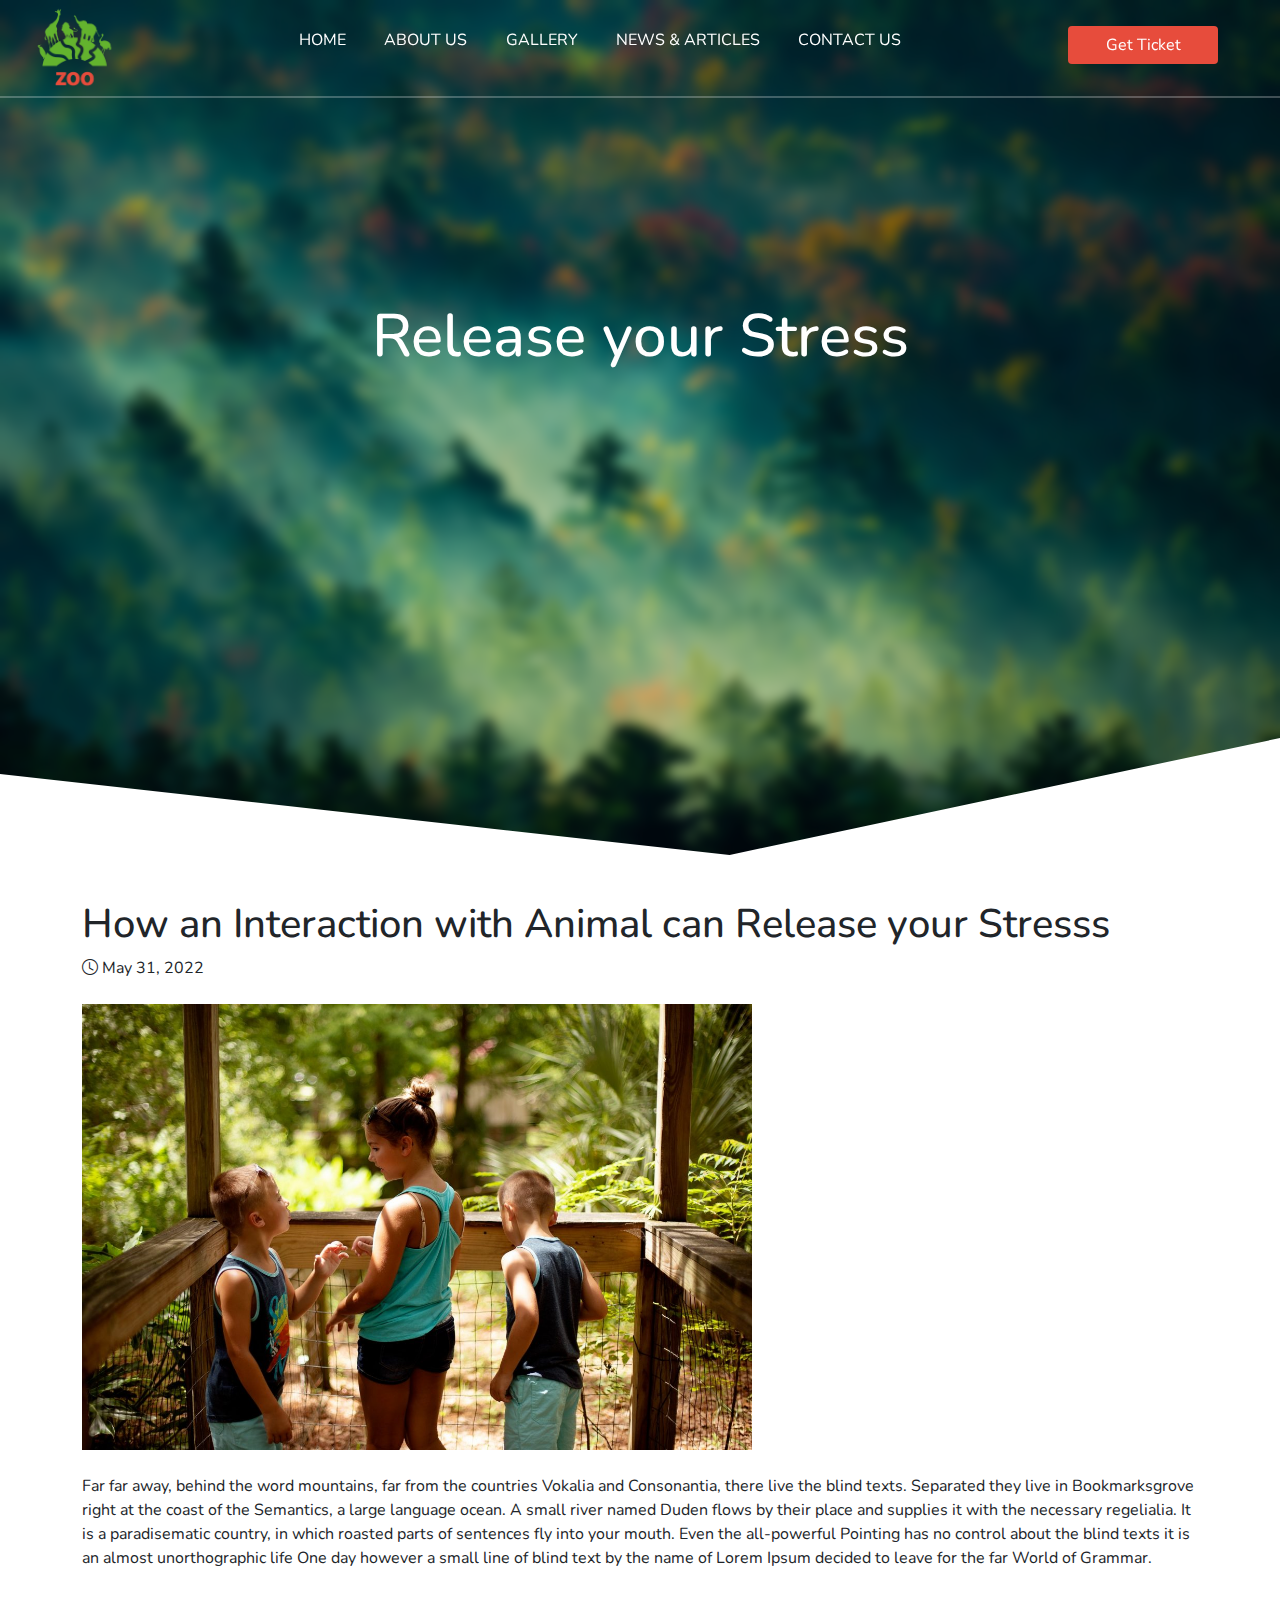
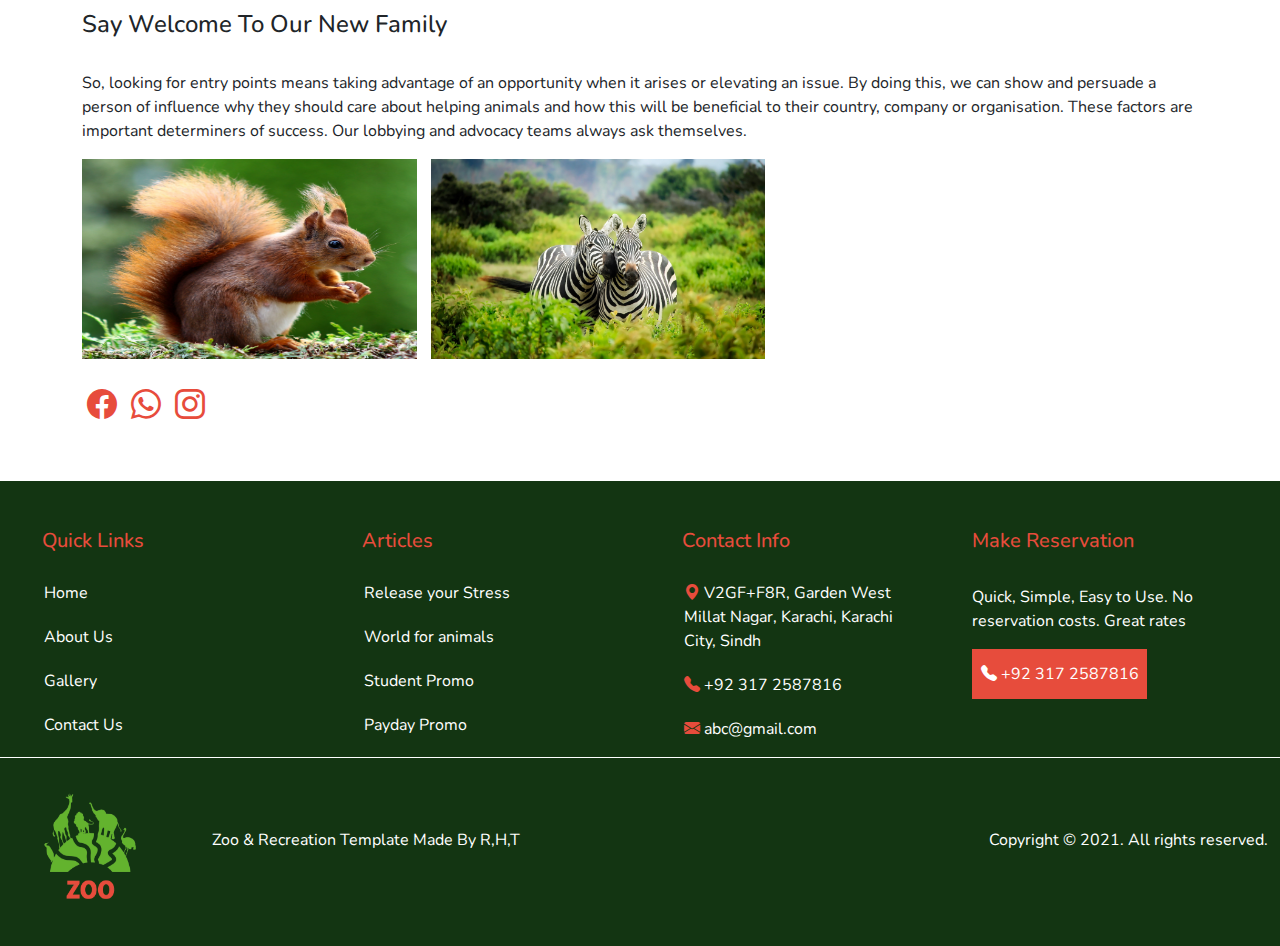
<file: news1.html>
<!DOCTYPE html>
<html lang="en">

<head>
    <meta charset="UTF-8">
    <meta http-equiv="X-UA-Compatible" content="IE=edge">
    <meta name="viewport" content="width=device-width, initial-scale=1.0">
    <title>Articles</title>
    <link rel="stylesheet" href="assets/css/bootstrap/bootstrap.min.css">
    <link rel="stylesheet" href="aos-master/dist/aos.css">
    <link rel="stylesheet" type="text/css" href="assets/css/style.css">
    <script src="assets/js/bootstrap.bundle.js"></script>
    <link rel="stylesheet" href="https://cdn.jsdelivr.net/npm/bootstrap-icons@1.8.3/font/bootstrap-icons.css">
    <style>
        * {
            margin: 0;
            padding: 0;
        }

        a {
            color: black !important;
        }

        @media (max-width:768px) {
            hr {
                display: none;
            }
        }

        @media(min-width:991px) {
            .navbar-nav {
                background: none !important;
            }

            a {
                color: white !important;
            }
        }

        @media (max-width:768px) {
            .main h1 {
                text-align: center;
            }
        }

        .main {
            background-image: url(images/background.jpg);
            height: 100vh;
            position: relative;
            background-position: center;
            background-size: cover;
            clip-path: polygon(0 0, 100% 0, 100% 82%, 57% 95%, 0 86%, 0% 50%);

        }

        .blur {
            position: absolute;
            width: 100%;
            height: 100%;
            top: 0;
            left: 0;
            backdrop-filter: blur(6px);
        }

        .gallery img {
            border-radius: 5%;
        }

        .left-content-gallery {
            position: relative;
            /* margin-top: 100px; */
            color: white;
            padding-top: 150px;
            z-index: 100;
            width: 100%;
          
        }

        .left-content-gallery h1 {
            font-size: 60px;
            z-index: -1;
            text-align: center;
        }

        .foot {
            background-color: rgb(19, 53, 18);
        }

        .foot-work {
            color: white;
        }

        .foot-work h5 {
            color: #e74c3c;
        }

        .foot-work ul li {
            text-decoration: none;
            padding-top: 20px;
            margin-right: 50px;
        }


        ul li:hover {
            color: #e74c3c;
        }


        .footer {
            background-color: rgb(19, 53, 18);
            height: 21vh;
            border-top: 1px solid white;
        }


        .footer-logo {
            height: 20vh;
            display: flex;
            align-items: center;
            gap: 50px;
        }

        .footer-logo img {
            height: 100%;
            width: 150px;
            padding-bottom: 15px;
            /* align-items: center; */
        }

        .copy-right {
            display: flex;
            align-items: center;
            justify-content: right;
        }

        .more {
            background-color: #e74c3c;
            color: white;
            width: 175px;
            height: 50px;
            border: none;
        }

        .a-image {
            height: 200px;
            gap: 10px;
        }

        .n-icon {

            height: 50px;
        }

        .n-icon i {
            margin: 5px;
            cursor: pointer;
            border-radius: 20%;
        }

        @media(min-width:0px) {
            .foot-work ul li {
                color: white !important;
            }
        }
    </style>
</head>

<body>
    <section class="header" id="header">
        <nav class="navbar navbar-expand-lg ">
            <div class="container-fluid ">
              <a href="index.html">
                <img class="logo" src="images/logo.png" alt=""></a>
                <button class="navbar-toggler" type="button" data-bs-toggle="collapse"
                    data-bs-target="#navbarSupportedContent" aria-controls="navbarSupportedContent"
                    aria-expanded="false" aria-label="Toggle navigation">
                    <span class="navbar-toggler-icon">
                        <img src="images/menu.png" alt="" width="30px" height="30x">
                    </span>
                </button>
                <div class="collapse navbar-collapse justify-content-between" id="navbarSupportedContent">
                    <ul class="navbar-nav ms-auto " style="background-color:white;">
                        <li class="nav-item">
                            <a class="nav-link active" aria-current="page" href="index.html">HOME</a>
                        </li>
                        <li class="nav-item">
                            <a class="nav-link" href="about.html">ABOUT US</a>
                        </li>

                        <li class="nav-item">
                            <a class="nav-link" href="gallery.html">GALLERY</a>
                        </li>
                        <li class="nav-item">
                            <a class="nav-link" href="news&articles.html">NEWS & ARTICLES</a>
                        </li>
                        <li class="nav-item">
                            <a class="nav-link" href="contact.html">CONTACT US</a>
                        </li>
                    </ul>
                    <ul class="navbar-nav ms-auto">
                        <a href="get-ticket.html"><button class="btn">Get Ticket</button></a>

                    </ul>
                </div>
            </div>
        </nav>
        <hr>
    </section>
    <section class="main" id="main">
        <div class="container">
        </div>
        <div class="blur"></div>
        <div class="container left-content-gallery">
            <div class="left-content-gallery">
                <h1> Release your Stress</h1>
                <br>
            </div>
        </div>

    </section>
    <section class="news" id="news">
        <div class="container">
            <h1>How an Interaction with Animal can Release your Stresss</h1>
            <i class="bi bi-clock"></i> <span>May 31, 2022
            </span>
            <br><br>
            <img src="images/cards1.jpg" width="60%" height="100%" alt="">
            <br><br>
            <p>Far far away, behind the word mountains, far from the countries Vokalia and Consonantia, there live the
                blind texts. Separated they live in Bookmarksgrove right at the coast of the Semantics, a large language
                ocean. A small river named Duden flows by their place and supplies it with the necessary regelialia. It
                is a paradisematic country, in which roasted parts of sentences fly into your mouth. Even the
                all-powerful Pointing has no control about the blind texts it is an almost unorthographic life One day
                however a small line of blind text by the name of Lorem Ipsum decided to leave for the far World of
                Grammar.</p>
            <br>
            <h4>Say Welcome To Our New Family</h4>
            <br>
            <p>So, looking for entry points means taking advantage of an opportunity when it arises or elevating an
                issue. By doing this, we can show and persuade a person of influence why they should care about helping
                animals and how this will be beneficial to their country, company or organisation. These factors are
                important determiners of success. Our lobbying and advocacy teams always ask themselves.</p>
            <div class="a-image">
                <img src="images/newsimage.jpg" height="100%" width="30%" alt="">
                <img style="margin-left: 10px;" src="images/newsimage2.jpg" height="100%" alt="">
            </div>
            <br>

            <div class="n-icon">
                <i style=" color: #e74c3c;font-size:30px ;" class="bi bi-facebook"></i>
                <i style="color: #e74c3c;font-size:30px ;" class="bi bi-whatsapp"></i>
                <i style="color: #e74c3c;font-size:30px ;" class="bi bi-instagram"></i>

            </div>
        </div>
    </section>
    <section class="end" id="end">
        <div class="container-fluid foot mt-5">
            <div class="container=fluid">
                <div class="row">
                    <div class="col-md-3 mt-5 foot-work">
                        <h5 style="margin-left:30px ;">Quick Links</h5>
                        <ul>
                            <a href="index.html">
                                <li>Home</li>
                            </a>
                            <a href="about.html">
                                <li>About Us</li>
                            </a>
                            <a href="gallery.html">
                                <li>Gallery</li>
                            </a>
                            <a href="contact.html">
                                <li>Contact Us</li>
                            </a>
                        </ul>
                    </div>
                    <div class="col-md-3 mt-5 foot-work">
                        <h5 style="margin-left:30px ;">Articles</h5>
                        <ul>
                            <a href="news1.html">
                                <li>Release your Stress</li>
                            </a>
                            <a href="news2.html">
                                <li>World for animals</li>
                            </a>
                            <a href="news3.html">
                                <li>Student Promo</li>
                            </a>
                            <a href="news4.html">
                                <li>Payday Promo</li>
                            </a>
                        </ul>
                    </div>
                    <div class="col-md-3 mt-5 foot-work">
                        <h5 style="margin-left:30px ;">Contact Info</h5>
                        <ul>
                            <li><i class="bi bi-geo-alt-fill" style="color: #e74c3c;"></i> V2GF+F8R, Garden West Millat
                                Nagar, Karachi, Karachi City, Sindh </li>
                            <li><i class="bi bi-telephone-fill" style="color: #e74c3c;"></i> +92 317 2587816</li>
                            <li><i class="bi bi-envelope-fill" style="color: #e74c3c;"></i> abc@gmail.com</li>
                        </ul>
                    </div>
                    <div class="col-md-3 mt-5 foot-work">
                        <h5>Make Reservation</h5><br>
                        <p>Quick, Simple, Easy to Use. No reservation costs. Great rates</p>
                        <button class="more"><i class="bi bi-telephone-fill"></i> +92 317 2587816</button>
                    </div>
                </div>
            </div>
        </div>
    </section>
    <section class="footer" id="footer">
        <div class="container-fluid">
            <div class="row">
                <div class="col-md-6 footer-logo">
                    <img src="images/logo.png" alt="">
                    <p style="color: white;">Zoo & Recreation Template Made By R,H,T</p>
                </div>
                <div class="col-md-6 copy-right">
                    <p style="color: white;">Copyright © 2021. All rights reserved.</p>
                </div>
            </div>
        </div>
    </section>
</body>
<script src="aos-master/dist/aos.js"></script>
<script>
    AOS.init();

</script>

</html>
</file>
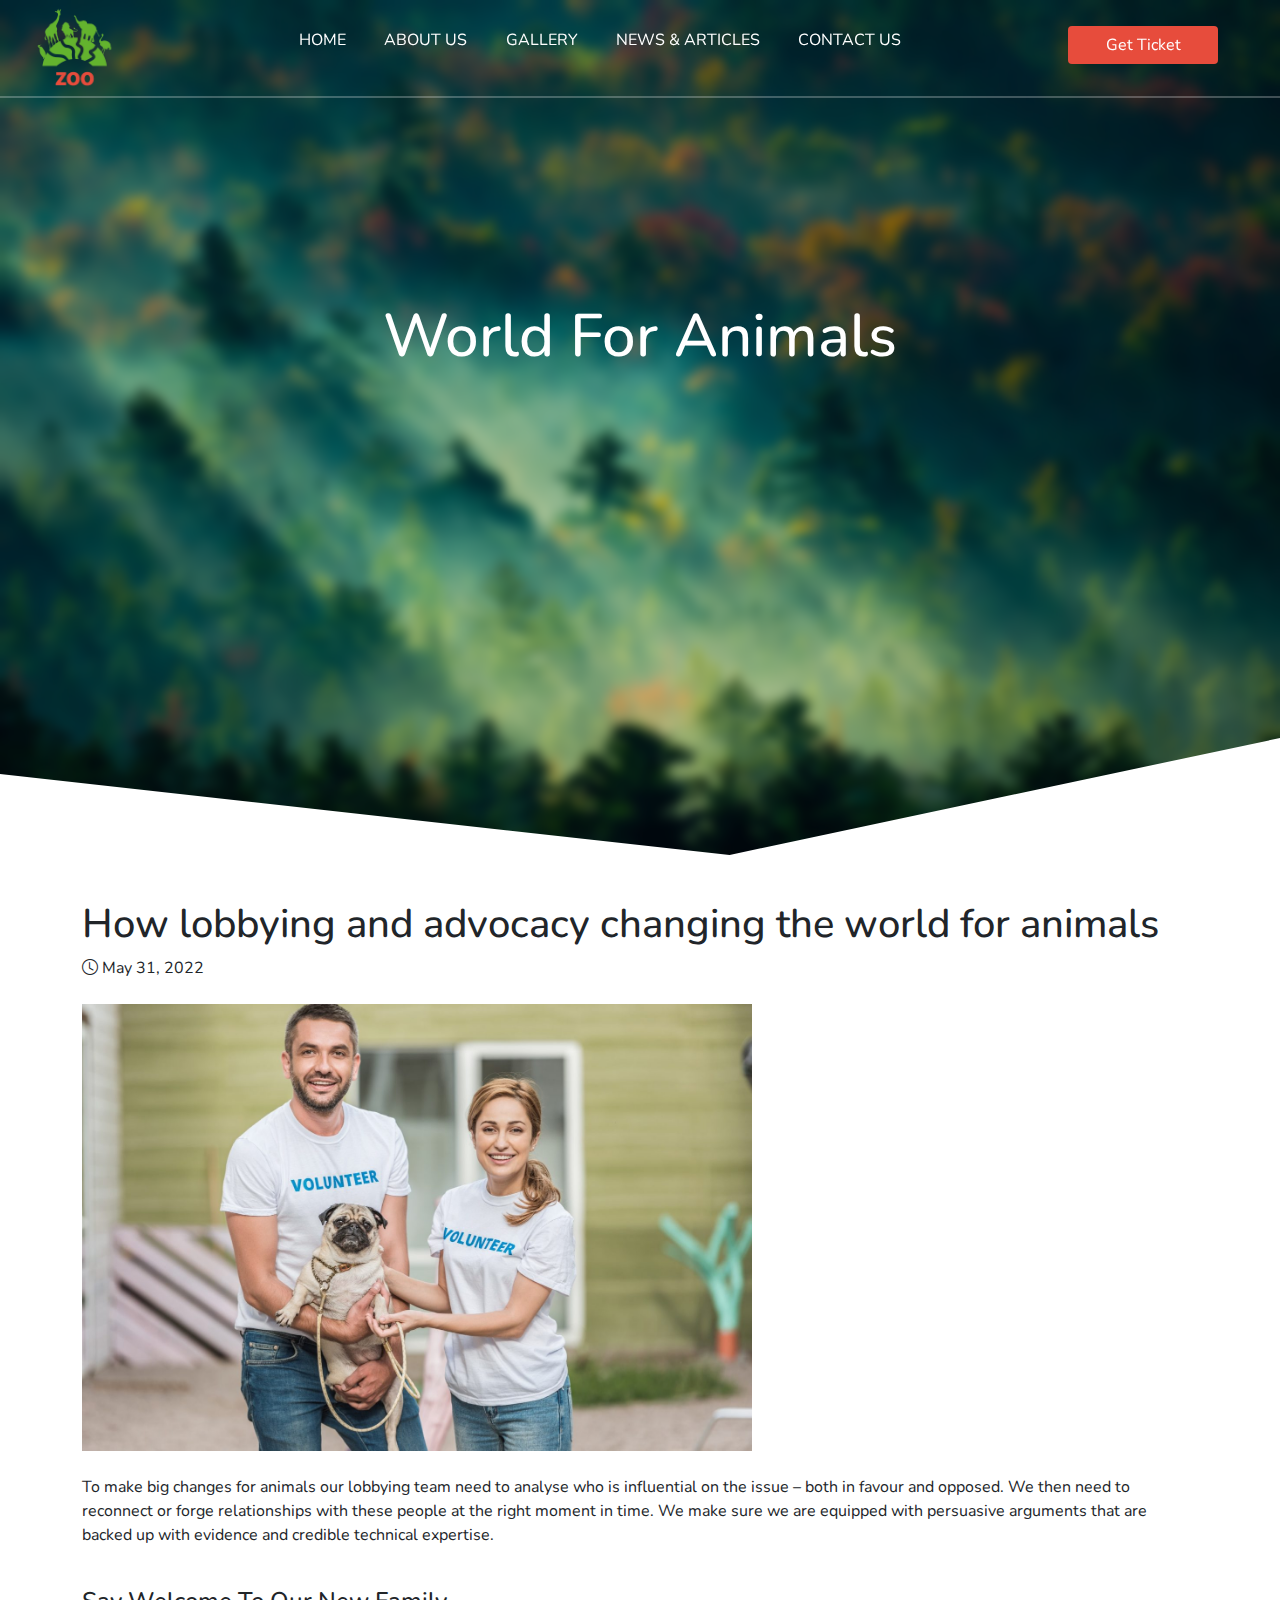
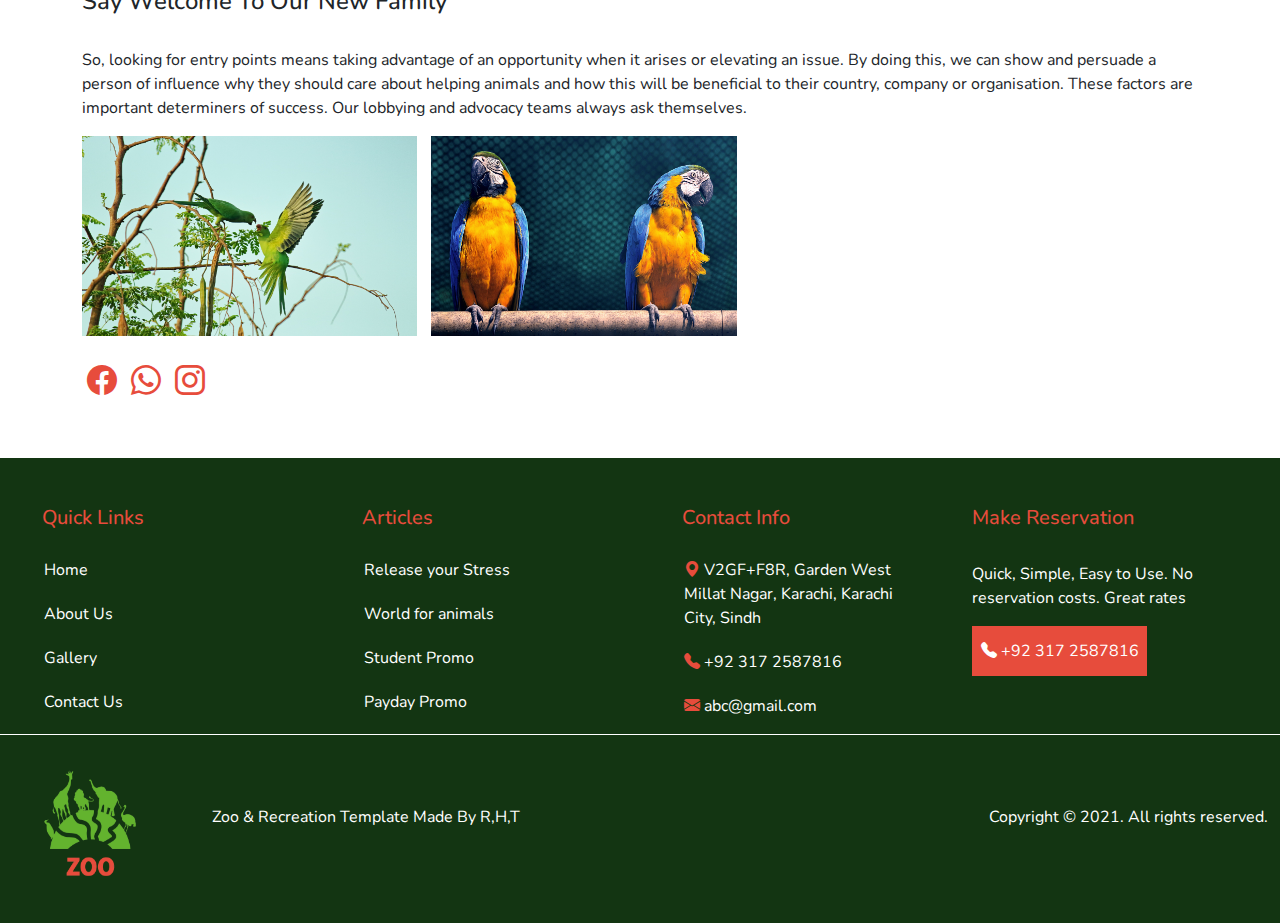
<file: news2.html>
<!DOCTYPE html>
<html lang="en">

<head>
    <meta charset="UTF-8">
    <meta http-equiv="X-UA-Compatible" content="IE=edge">
    <meta name="viewport" content="width=device-width, initial-scale=1.0">
    <title>Articles</title>
    <link rel="stylesheet" href="assets/css/bootstrap/bootstrap.min.css">
    <link rel="stylesheet" href="aos-master/dist/aos.css">
    <link rel="stylesheet" type="text/css" href="assets/css/style.css">
    <script src="assets/js/bootstrap.bundle.js"></script>
    <link rel="stylesheet" href="https://cdn.jsdelivr.net/npm/bootstrap-icons@1.8.3/font/bootstrap-icons.css">
    <style>
        * {
            margin: 0;
            padding: 0;
        }

        a {
            color: black !important;
        }

        @media (max-width:768px) {
            .main h1 {
                text-align: center;
            }
        }

        @media(min-width:991px) {
            .navbar-nav {
                background: none !important;
            }

            a {
                color: white !important;
            }
        }

        .main {
            background-image: url(images/background.jpg);
            height: 100vh;
            position: relative;
            background-position: center;
            background-size: cover;
            clip-path: polygon(0 0, 100% 0, 100% 82%, 57% 95%, 0 86%, 0% 50%);

        }

        .blur {
            position: absolute;
            width: 100%;
            height: 100%;
            top: 0;
            left: 0;
            backdrop-filter: blur(6px);
        }

        .gallery img {
            border-radius: 5%;
        }

        .left-content-gallery {
            position: relative;
            /* margin-top: 100px; */
            color: white;
            padding-top: 150px;
            z-index: 100;
            width: 100%;

        }

        .left-content-gallery h1 {
            font-size: 60px;
            z-index: -1;
            text-align: center;
        }

        .foot {
            background-color: rgb(19, 53, 18);
        }

        .foot-work {
            color: white;
        }

        .foot-work h5 {
            color: #e74c3c;
        }

        .foot-work ul li {
            text-decoration: none;
            padding-top: 20px;
            margin-right: 50px;
        }


        ul li:hover {
            color: #e74c3c;
        }


        .footer {
            background-color: rgb(19, 53, 18);
            height: 21vh;
            border-top: 1px solid white;
        }


        .footer-logo {
            height: 20vh;
            display: flex;
            align-items: center;
            gap: 50px;
        }

        .footer-logo img {
            height: 100%;
            width: 150px;
            padding-bottom: 15px;
            /* align-items: center; */
        }

        .copy-right {
            display: flex;
            align-items: center;
            justify-content: right;
        }

        .more {
            background-color: #e74c3c;
            color: white;
            width: 175px;
            height: 50px;
            border: none;
        }

        .a-image {
            height: 200px;
            gap: 10px;
        }

        .n-icon {

            height: 50px;
        }

        .n-icon i {
            margin: 5px;
            cursor: pointer;
            border-radius: 20%;
        }

        @media(min-width:0px) {
            .foot-work ul li {
                color: white !important;
            }
        }
    </style>
</head>

<body>
    <section class="header" id="header">
        <nav class="navbar navbar-expand-lg ">
            <div class="container-fluid ">
                <a href="index.html">
                    <img class="logo" src="images/logo.png" alt=""></a>
                <button class="navbar-toggler" type="button" data-bs-toggle="collapse"
                    data-bs-target="#navbarSupportedContent" aria-controls="navbarSupportedContent"
                    aria-expanded="false" aria-label="Toggle navigation">
                    <span class="navbar-toggler-icon">
                        <img src="images/menu.png" alt="" width="30px" height="30x">
                    </span>
                </button>
                <div class="collapse navbar-collapse justify-content-between" id="navbarSupportedContent">
                    <ul class="navbar-nav ms-auto " style="background-color:white;">
                        <li class="nav-item">
                            <a class="nav-link active" aria-current="page" href="index.html">HOME</a>
                        </li>
                        <li class="nav-item">
                            <a class="nav-link" href="about.html">ABOUT US</a>
                        </li>

                        <li class="nav-item">
                            <a class="nav-link" href="gallery.html">GALLERY</a>
                        </li>
                        <li class="nav-item">
                            <a class="nav-link" href="news&articles.html">NEWS & ARTICLES</a>
                        </li>
                        <li class="nav-item">
                            <a class="nav-link" href="contact.html">CONTACT US</a>
                        </li>
                    </ul>
                    <ul class="navbar-nav ms-auto">
                        <a href="get-ticket.html"><button class="btn">Get Ticket</button></a>

                    </ul>
                </div>
            </div>
        </nav>
        <hr>
    </section>
    <section class="main" id="main">
        <div class="container">
        </div>
        <div class="blur"></div>
        <div class="container left-content-gallery">
            <div class="left-content-gallery">
                <h1>World For Animals</h1>
                <br>



            </div>
        </div>

    </section>
    <section class="news" id="news">
        <div class="container">
            <h1>
                How lobbying and advocacy changing the world for animals</h1>
            <i class="bi bi-clock"></i> <span>May 31, 2022
            </span>
            <br><br>
            <img src="images/cards2.jpg" width="60%" height="100%" alt="">
            <br><br>
            <p>To make big changes for animals our lobbying team need to analyse who is influential on the issue – both
                in favour and opposed. We then need to reconnect or forge relationships with these people at the right
                moment in time. We make sure we are equipped with persuasive arguments that are backed up with evidence
                and credible technical expertise.</p>
            <br>
            <h4>Say Welcome To Our New Family</h4>
            <br>
            <p>So, looking for entry points means taking advantage of an opportunity when it arises or elevating an
                issue. By doing this, we can show and persuade a person of influence why they should care about helping
                animals and how this will be beneficial to their country, company or organisation. These factors are
                important determiners of success. Our lobbying and advocacy teams always ask themselves.</p>
            <div class="a-image">
                <img src="images/newsimage3.jpg" height="100%" width="30%" alt="">
                <img style="margin-left: 10px;" src="images/newsimage4.jpg" height="100%" alt="">
            </div>
            <br>
            <div class="n-icon">
                <i style=" color: #e74c3c;font-size:30px ;" class="bi bi-facebook"></i>
                <i style="color: #e74c3c;font-size:30px ;" class="bi bi-whatsapp"></i>
                <i style="color: #e74c3c;font-size:30px ;" class="bi bi-instagram"></i>

            </div>
        </div>
    </section>
    <section class="end" id="end">
        <div class="container-fluid foot mt-5">
            <div class="container=fluid">
                <div class="row">
                    <div class="col-md-3 mt-5 foot-work">
                        <h5 style="margin-left:30px ;">Quick Links</h5>
                        <ul>
                            <a href="index.html">
                                <li>Home</li>
                            </a>
                            <a href="about.html">
                                <li>About Us</li>
                            </a>
                            <a href="gallery.html">
                                <li>Gallery</li>
                            </a>
                            <a href="contact.html">
                                <li>Contact Us</li>
                            </a>
                        </ul>
                    </div>
                    <div class="col-md-3 mt-5 foot-work">
                        <h5 style="margin-left:30px ;">Articles</h5>
                        <ul>
                            <a href="news1.html">
                                <li>Release your Stress</li>
                            </a>
                            <a href="news2.html">
                                <li>World for animals</li>
                            </a>
                            <a href="news3.html">
                                <li>Student Promo</li>
                            </a>
                            <a href="news4.html">
                                <li>Payday Promo</li>
                            </a>
                        </ul>
                    </div>
                    <div class="col-md-3 mt-5 foot-work">
                        <h5 style="margin-left:30px ;">Contact Info</h5>
                        <ul>
                            <li><i class="bi bi-geo-alt-fill" style="color: #e74c3c;"></i> V2GF+F8R, Garden West Millat
                                Nagar, Karachi, Karachi City, Sindh </li>
                            <li><i class="bi bi-telephone-fill" style="color: #e74c3c;"></i> +92 317 2587816</li>
                            <li><i class="bi bi-envelope-fill" style="color: #e74c3c;"></i> abc@gmail.com</li>
                        </ul>
                    </div>
                    <div class="col-md-3 mt-5 foot-work">
                        <h5>Make Reservation</h5><br>
                        <p>Quick, Simple, Easy to Use. No reservation costs. Great rates</p>
                        <button class="more"><i class="bi bi-telephone-fill"></i> +92 317 2587816</button>
                    </div>
                </div>
            </div>
        </div>
    </section>
    <section class="footer" id="footer">
        <div class="container-fluid">
            <div class="row">
                <div class="col-md-6 footer-logo">
                    <img src="images/logo.png" alt="">
                    <p style="color: white;">Zoo & Recreation Template Made By R,H,T</p>
                </div>
                <div class="col-md-6 copy-right">
                    <p style="color: white;">Copyright © 2021. All rights reserved.</p>
                </div>
            </div>
        </div>
    </section>
</body>
<script src="aos-master/dist/aos.js"></script>
<script>
    AOS.init();

</script>

</html>
</file>
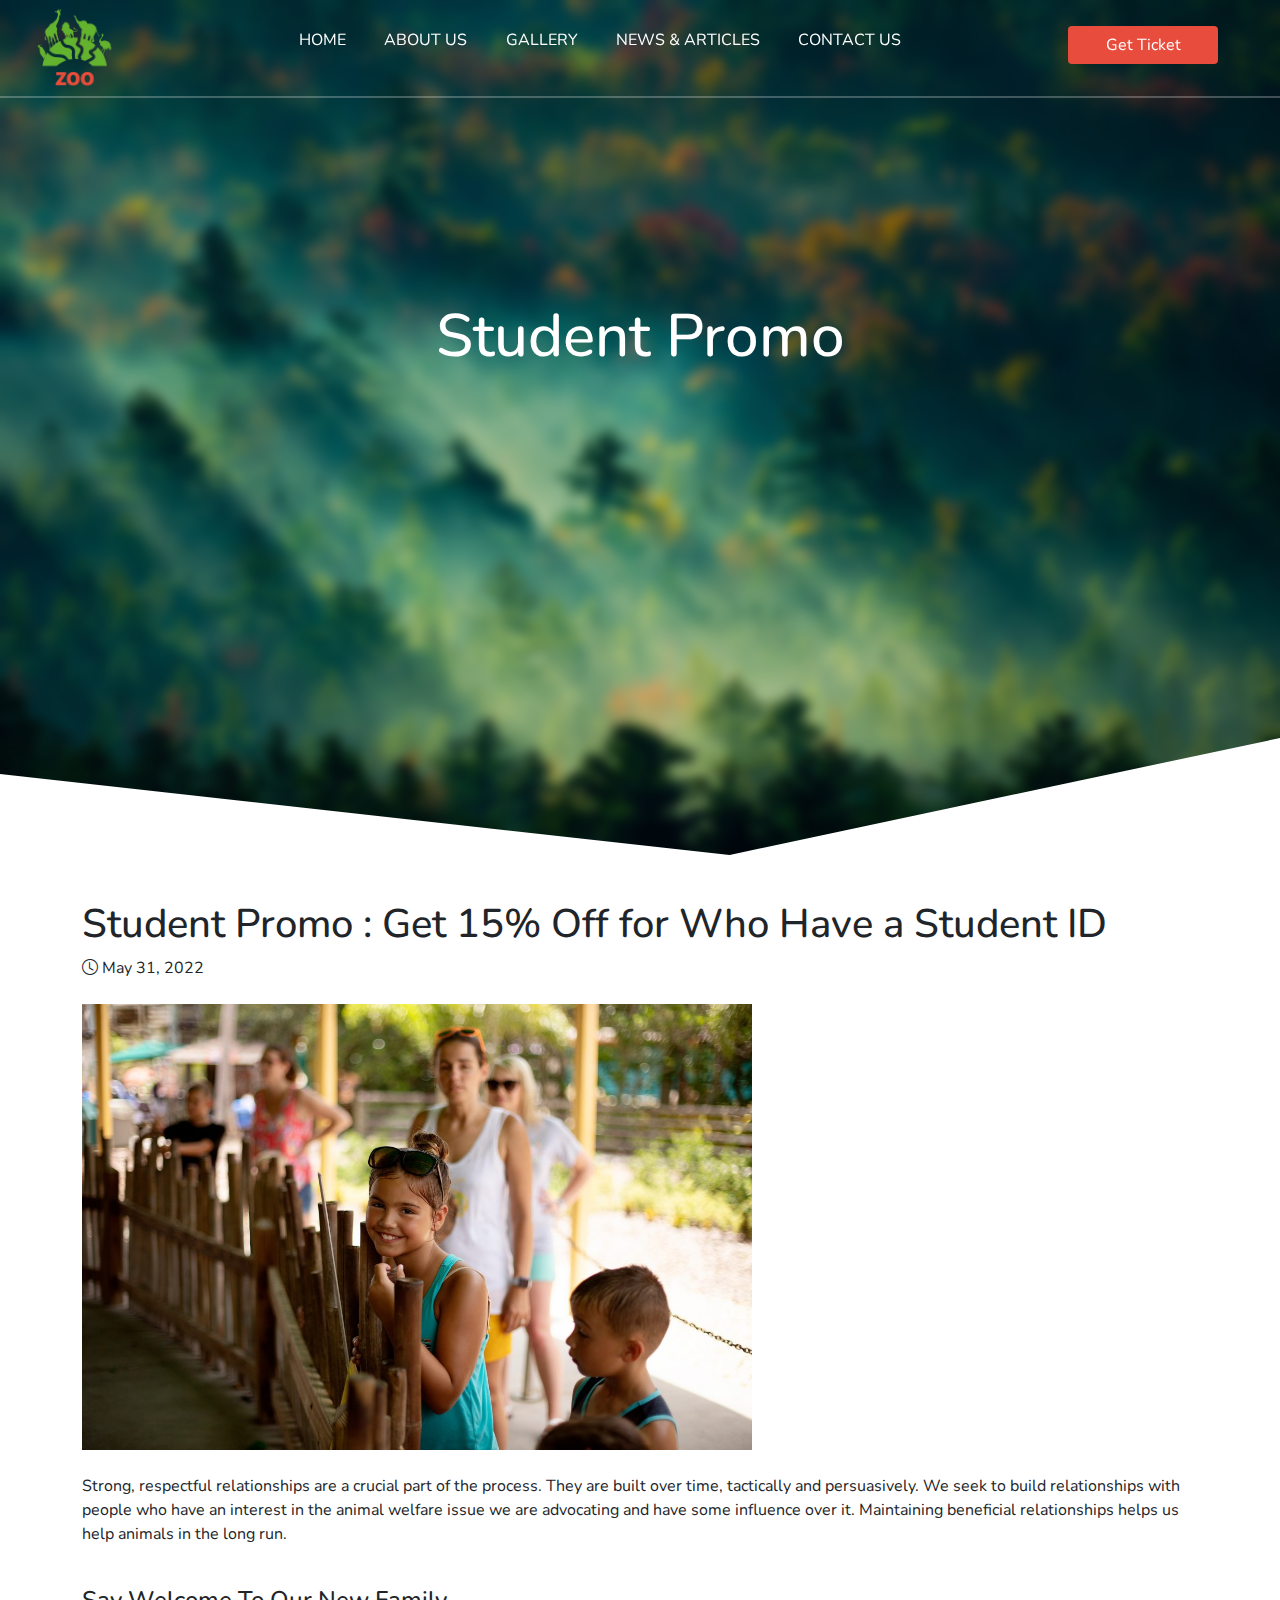
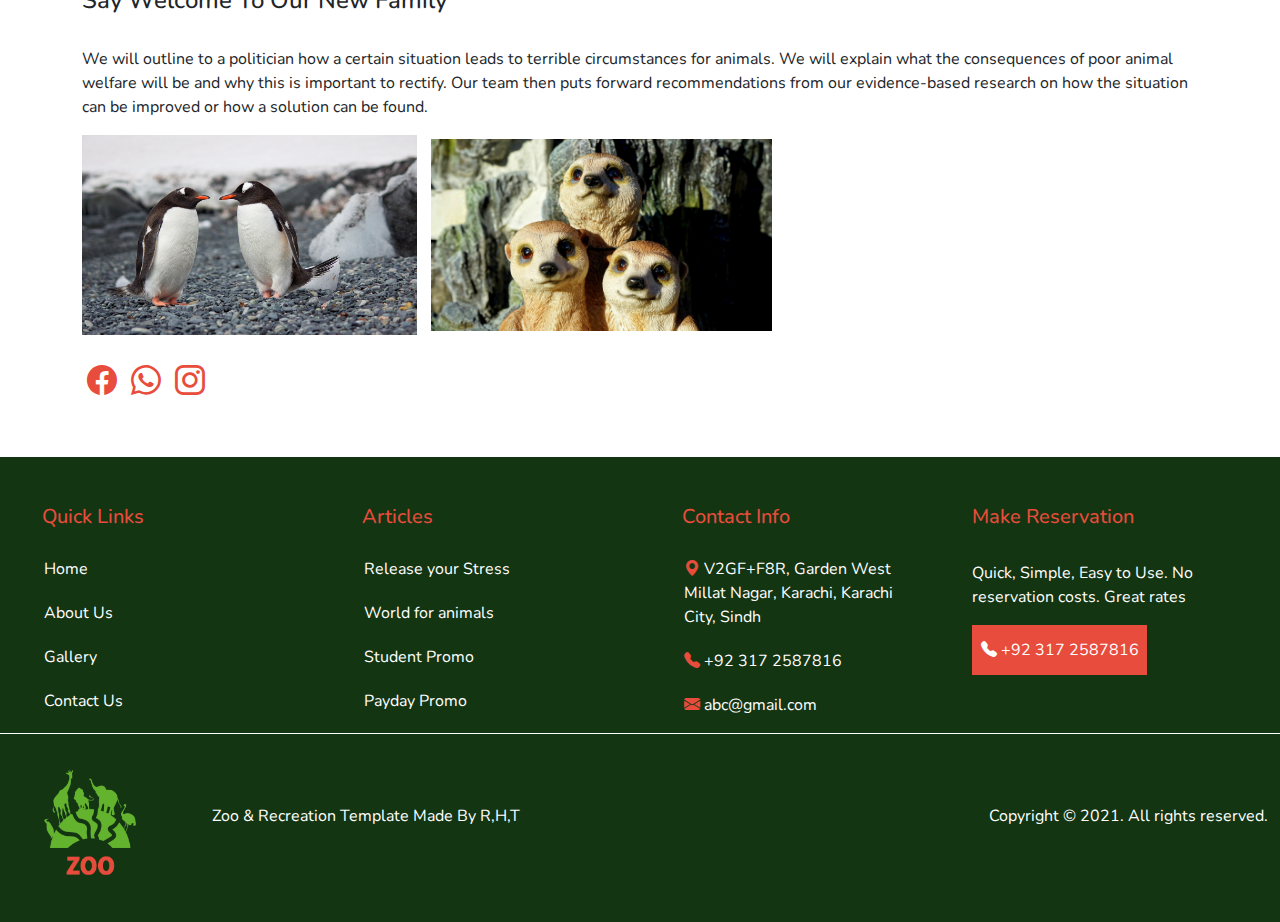
<file: news3.html>
<!DOCTYPE html>
<html lang="en">

<head>
    <meta charset="UTF-8">
    <meta http-equiv="X-UA-Compatible" content="IE=edge">
    <meta name="viewport" content="width=device-width, initial-scale=1.0">
    <title>Articles</title>
    <link rel="stylesheet" href="assets/css/bootstrap/bootstrap.min.css">
    <link rel="stylesheet" href="aos-master/dist/aos.css">
    <link rel="stylesheet" type="text/css" href="assets/css/style.css">
    <script src="assets/js/bootstrap.bundle.js"></script>
    <link rel="stylesheet" href="https://cdn.jsdelivr.net/npm/bootstrap-icons@1.8.3/font/bootstrap-icons.css">
    <style>
        * {
            margin: 0;
            padding: 0;
        }

        a {
            color: black !important;
        }

        @media(min-width:991px) {
            .navbar-nav {
                background: none !important;
            }

            a {
                color: white !important;
            }
        }

        @media (max-width:768px) {
            .main h1 {
                text-align: center;
            }
        }

        .main {
            background-image: url(images/background.jpg);
            height: 100vh;
            position: relative;
            background-position: center;
            background-size: cover;
            clip-path: polygon(0 0, 100% 0, 100% 82%, 57% 95%, 0 86%, 0% 50%);

        }

        .blur {
            position: absolute;
            width: 100%;
            height: 100%;
            top: 0;
            left: 0;
            backdrop-filter: blur(6px);
        }

        .gallery img {
            border-radius: 5%;
        }

        .left-content-gallery {
            position: relative;
            /* margin-top: 100px; */
            color: white;
            padding-top: 150px;
            z-index: 100;
            width: 100%;
           
        }

        .left-content-gallery h1 {
            font-size: 60px;
            z-index: -1;
            text-align: center;
        }

        .foot {
            background-color: rgb(19, 53, 18);
        }

        .foot-work {
            color: white;
        }

        .foot-work h5 {
            color: #e74c3c;
        }

        .foot-work ul li {
            text-decoration: none;
            padding-top: 20px;
            margin-right: 50px;
        }


        ul li:hover {
            color: #e74c3c;
        }


        .footer {
            background-color: rgb(19, 53, 18);
            height: 21vh;
            border-top: 1px solid white;
        }


        .footer-logo {
            height: 20vh;
            display: flex;
            align-items: center;
            gap: 50px;
        }

        .footer-logo img {
            height: 100%;
            width: 150px;
            padding-bottom: 15px;
            /* align-items: center; */
        }

        .copy-right {
            display: flex;
            align-items: center;
            justify-content: right;
        }

        .more {
            background-color: #e74c3c;
            color: white;
            width: 175px;
            height: 50px;
            border: none;
        }

        .a-image {
            height: 200px;
            gap: 10px;
        }

        .n-icon {

            height: 50px;
        }

        .n-icon i {
            margin: 5px;
            cursor: pointer;
            border-radius: 20%;
        }

        @media(min-width:0px) {
            .foot-work ul li {
                color: white !important;
            }
        }
    </style>
</head>

<body>
    <section class="header" id="header">
        <nav class="navbar navbar-expand-lg ">
            <div class="container-fluid ">
                <a href="index.html">
                    <img class="logo" src="images/logo.png" alt=""></a>
                <button class="navbar-toggler" type="button" data-bs-toggle="collapse"
                    data-bs-target="#navbarSupportedContent" aria-controls="navbarSupportedContent"
                    aria-expanded="false" aria-label="Toggle navigation">
                    <span class="navbar-toggler-icon">
                        <img src="images/menu.png" alt="" width="30px" height="30x">
                    </span>
                </button>
                <div class="collapse navbar-collapse justify-content-between" id="navbarSupportedContent">
                    <ul class="navbar-nav ms-auto " style="background-color:white;">
                        <li class="nav-item">
                            <a class="nav-link active" aria-current="page" href="index.html">HOME</a>
                        </li>
                        <li class="nav-item">
                            <a class="nav-link" href="about.html">ABOUT US</a>
                        </li>

                        <li class="nav-item">
                            <a class="nav-link" href="gallery.html">GALLERY</a>
                        </li>
                        <li class="nav-item">
                            <a class="nav-link" href="news&articles.html">NEWS & ARTICLES</a>
                        </li>
                        <li class="nav-item">
                            <a class="nav-link" href="contact.html">CONTACT US</a>
                        </li>
                    </ul>
                    <ul class="navbar-nav ms-auto">
                        <a href="get-ticket.html"><button class="btn">Get Ticket</button></a>

                    </ul>
                </div>
            </div>
        </nav>
        <hr>
    </section>
    <section class="main" id="main">
        <div class="container">
        </div>
        <div class="blur"></div>
        <div class="container left-content-gallery">
            <div class="left-content-gallery">
                <h1>Student Promo</h1>
                <br>



            </div>
        </div>

    </section>
    <section class="news" id="news">
        <div class="container">
            <h1>
                Student Promo : Get 15% Off for Who Have a Student ID</h1>
            <i class="bi bi-clock"></i> <span>May 31, 2022
            </span>
            <br><br>
            <img src="images/kid.jpg" width="60%" height="100%" alt="">
            <br><br>
            <p>Strong, respectful relationships are a crucial part of the process. They are built over time, tactically
                and persuasively. We seek to build relationships with people who have an interest in the animal welfare
                issue we are advocating and have some influence over it. Maintaining beneficial relationships helps us
                help animals in the long run.</p>
            <br>
            <h4>Say Welcome To Our New Family</h4>
            <br>
            <p>We will outline to a politician how a certain situation leads to terrible circumstances for animals. We
                will explain what the consequences of poor animal welfare will be and why this is important to rectify.
                Our team then puts forward recommendations from our evidence-based research on how the situation can be
                improved or how a solution can be found.</p>
            <div class="a-image">
                <img src="images/newsimage5.jpg" height="100%" width="30%" alt="">
                <img style="margin-left: 10px;" src="images/newsimage6.jpg" height="96%" alt="">
            </div>
            <br>
            <div class="n-icon">
                <i style=" color: #e74c3c;font-size:30px ;" class="bi bi-facebook"></i>
                <i style="color: #e74c3c;font-size:30px ;" class="bi bi-whatsapp"></i>
                <i style="color: #e74c3c;font-size:30px ;" class="bi bi-instagram"></i>

            </div>
        </div>
    </section>
    <section class="end" id="end">
        <div class="container-fluid foot mt-5">
            <div class="container=fluid">
                <div class="row">
                    <div class="col-md-3 mt-5 foot-work">
                        <h5 style="margin-left:30px ;">Quick Links</h5>
                        <ul>
                            <a href="index.html">
                                <li>Home</li>
                            </a>
                            <a href="about.html">
                                <li>About Us</li>
                            </a>
                            <a href="gallery.html">
                                <li>Gallery</li>
                            </a>
                            <a href="contact.html">
                                <li>Contact Us</li>
                            </a>
                        </ul>
                    </div>
                    <div class="col-md-3 mt-5 foot-work">
                        <h5 style="margin-left:30px ;">Articles</h5>
                        <ul>
                            <a href="news1.html">
                                <li>Release your Stress</li>
                            </a>
                            <a href="news2.html">
                                <li>World for animals</li>
                            </a>
                            <a href="news3.html">
                                <li>Student Promo</li>
                            </a>
                            <a href="news4.html">
                                <li>Payday Promo</li>
                            </a>
                        </ul>
                    </div>
                    <div class="col-md-3 mt-5 foot-work">
                        <h5 style="margin-left:30px ;">Contact Info</h5>
                        <ul>
                            <li><i class="bi bi-geo-alt-fill" style="color: #e74c3c;"></i> V2GF+F8R, Garden West Millat
                                Nagar, Karachi, Karachi City, Sindh </li>
                            <li><i class="bi bi-telephone-fill" style="color: #e74c3c;"></i> +92 317 2587816</li>
                            <li><i class="bi bi-envelope-fill" style="color: #e74c3c;"></i> abc@gmail.com</li>
                        </ul>
                    </div>
                    <div class="col-md-3 mt-5 foot-work">
                        <h5>Make Reservation</h5><br>
                        <p>Quick, Simple, Easy to Use. No reservation costs. Great rates</p>
                        <button class="more"><i class="bi bi-telephone-fill"></i> +92 317 2587816</button>
                    </div>
                </div>
            </div>
        </div>
    </section>
    <section class="footer" id="footer">
        <div class="container-fluid">
            <div class="row">
                <div class="col-md-6 footer-logo">
                    <img src="images/logo.png" alt="">
                    <p style="color: white;">Zoo & Recreation Template Made By R,H,T</p>
                </div>
                <div class="col-md-6 copy-right">
                    <p style="color: white;">Copyright © 2021. All rights reserved.</p>
                </div>
            </div>
        </div>
    </section>
</body>
<script src="aos-master/dist/aos.js"></script>
<script>
    AOS.init();

</script>

</html>
</file>
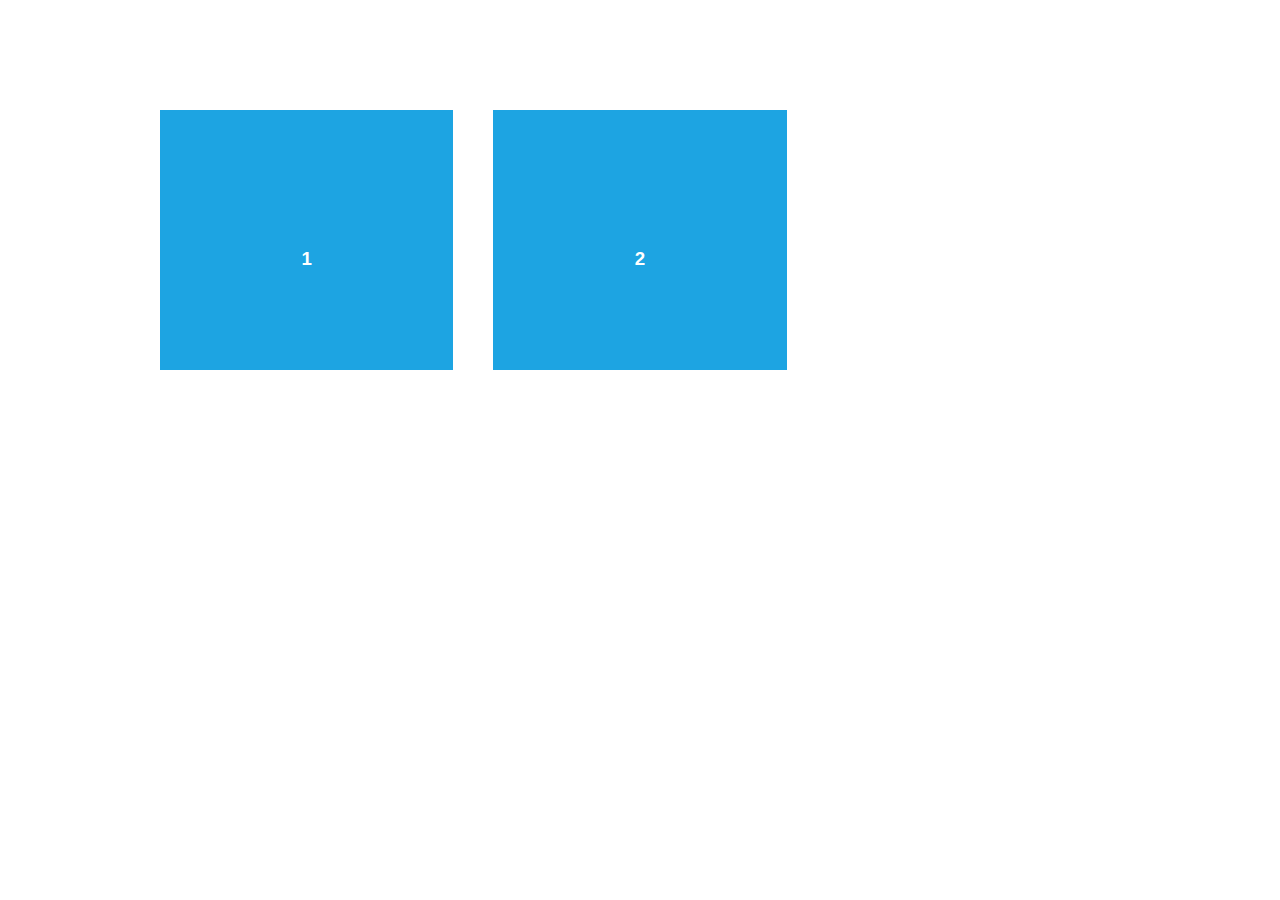
<file: aos-master/demo/async.html>
<!DOCTYPE html>
<html>
  <head>
    <meta charset="utf-8">
    <title>AOS - Animate on scroll library</title>
    <meta name="viewport" content="width=device-width">
    <link rel="stylesheet" href="css/styles.css" />
    <link rel="stylesheet" href="../dist/aos.css" />
  </head>
  <body>
    <div id="aos-demo" class="aos-all"></div>

    <script src="../dist/aos.js"></script>
    <script>
      AOS.init({
        easing: 'ease-in-out-sine'
      });

      setInterval(addItem, 300);

      var itemsCounter = 1;
      var container = document.getElementById('aos-demo');

      function addItem () {
        if (itemsCounter > 42) return;
        var item = document.createElement('div');
        item.classList.add('aos-item');
        item.setAttribute('data-aos', 'fade-up');
        item.innerHTML = '<div class="aos-item__inner"><h3>' + itemsCounter + '</h3></div>';
        container.appendChild(item);
        itemsCounter++;
      }
    </script>
  </body>
</html>
</file>
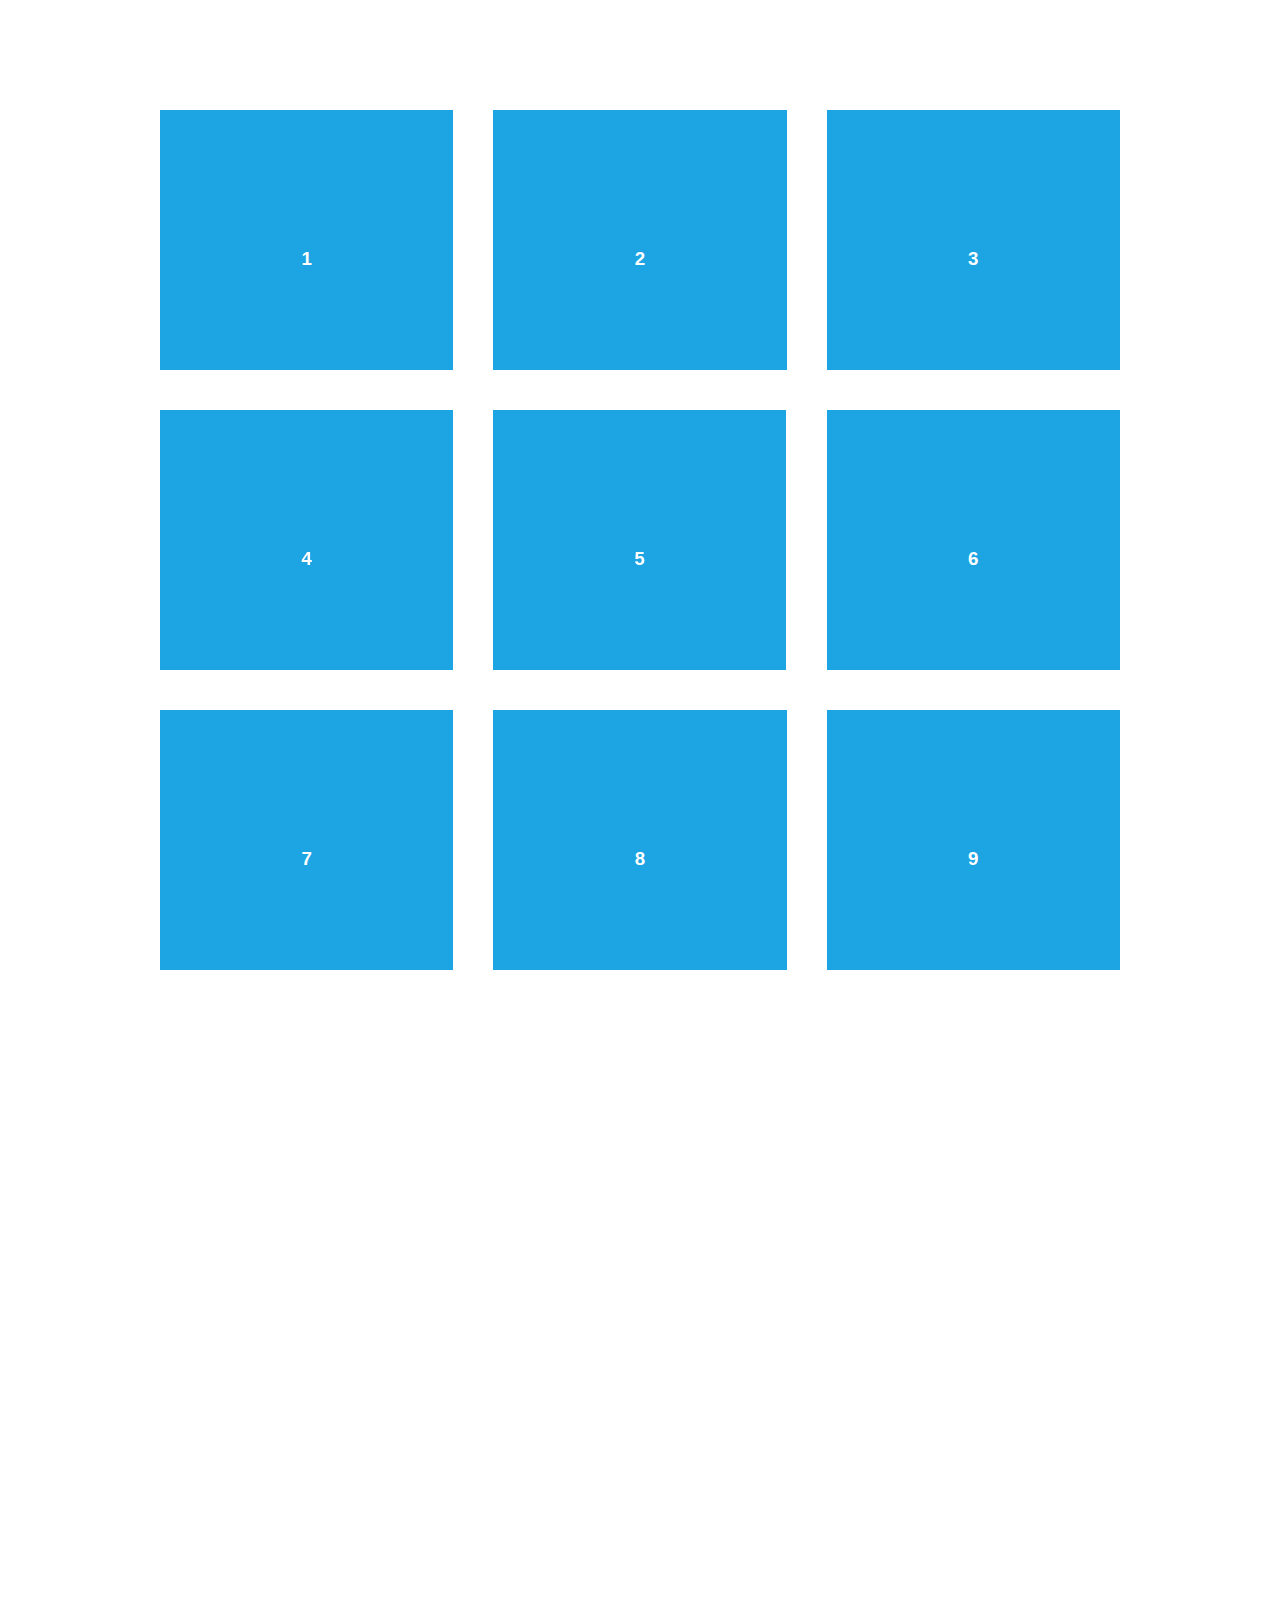
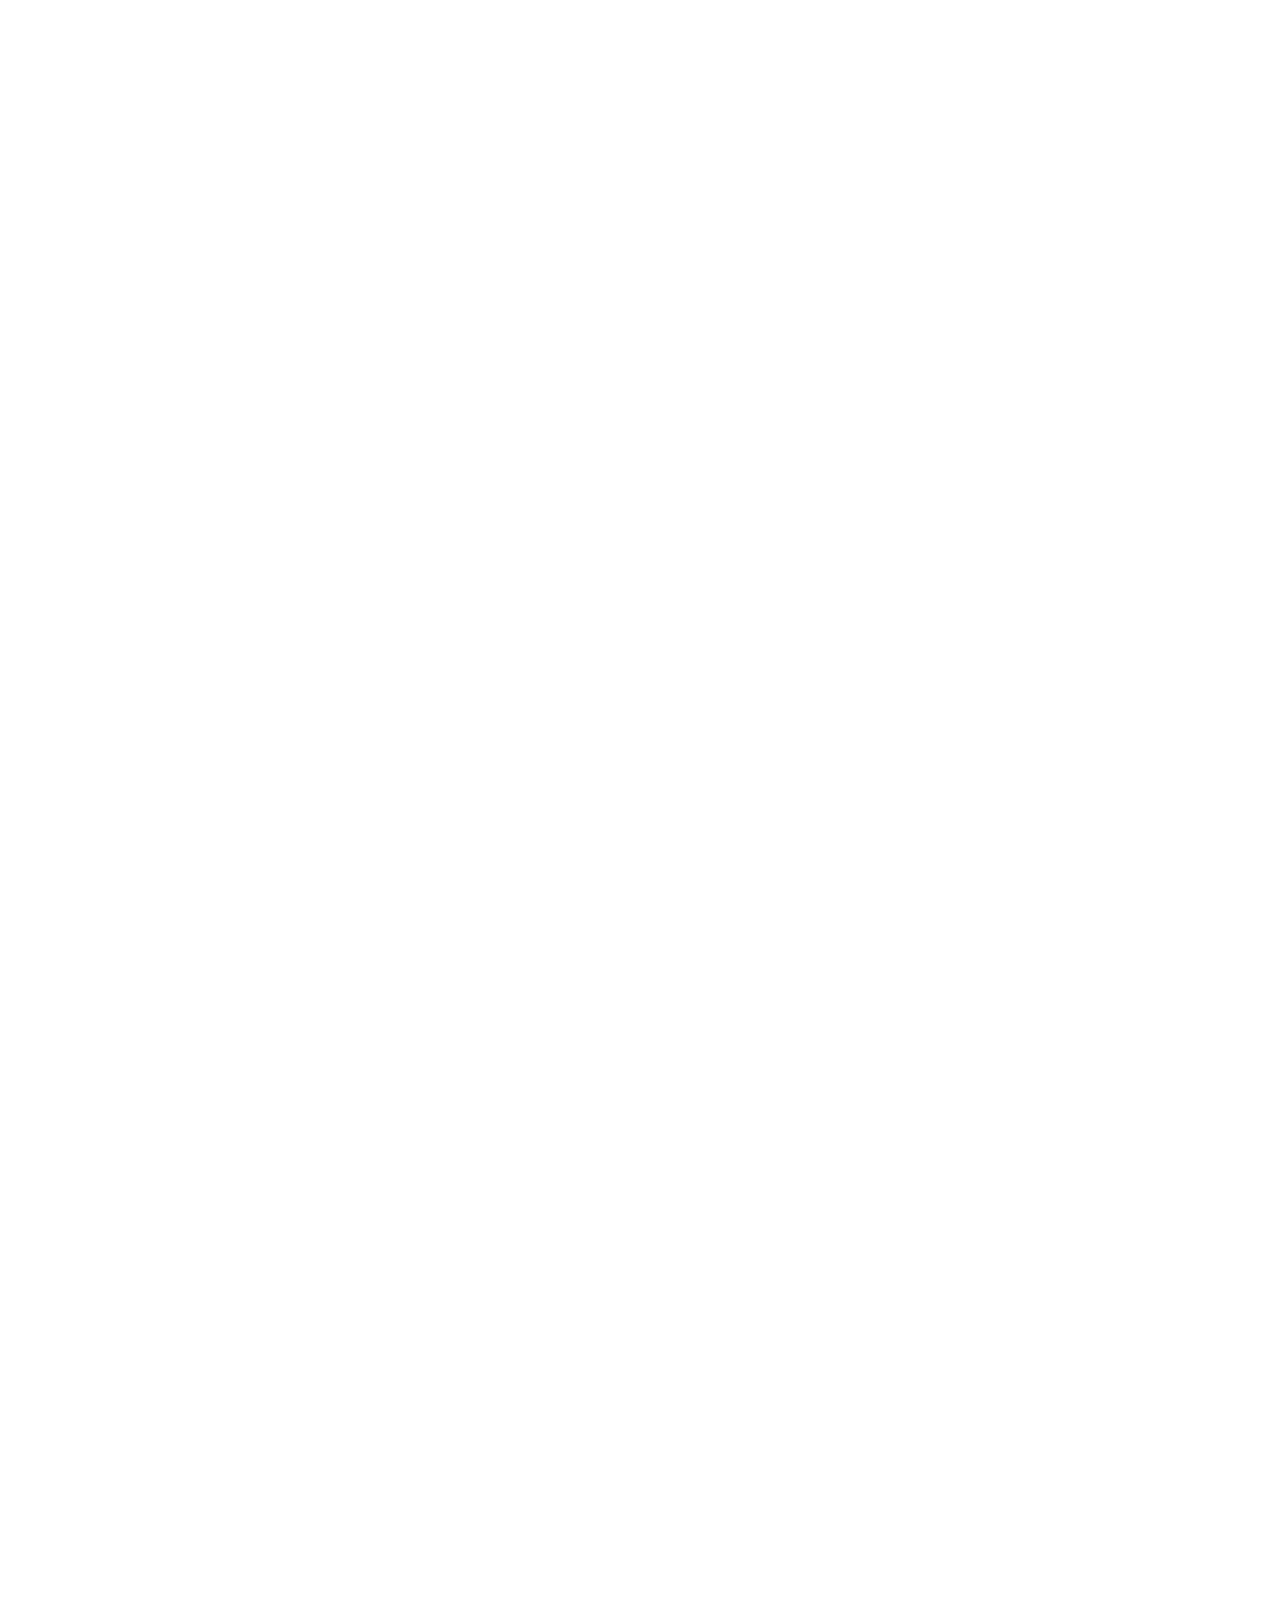
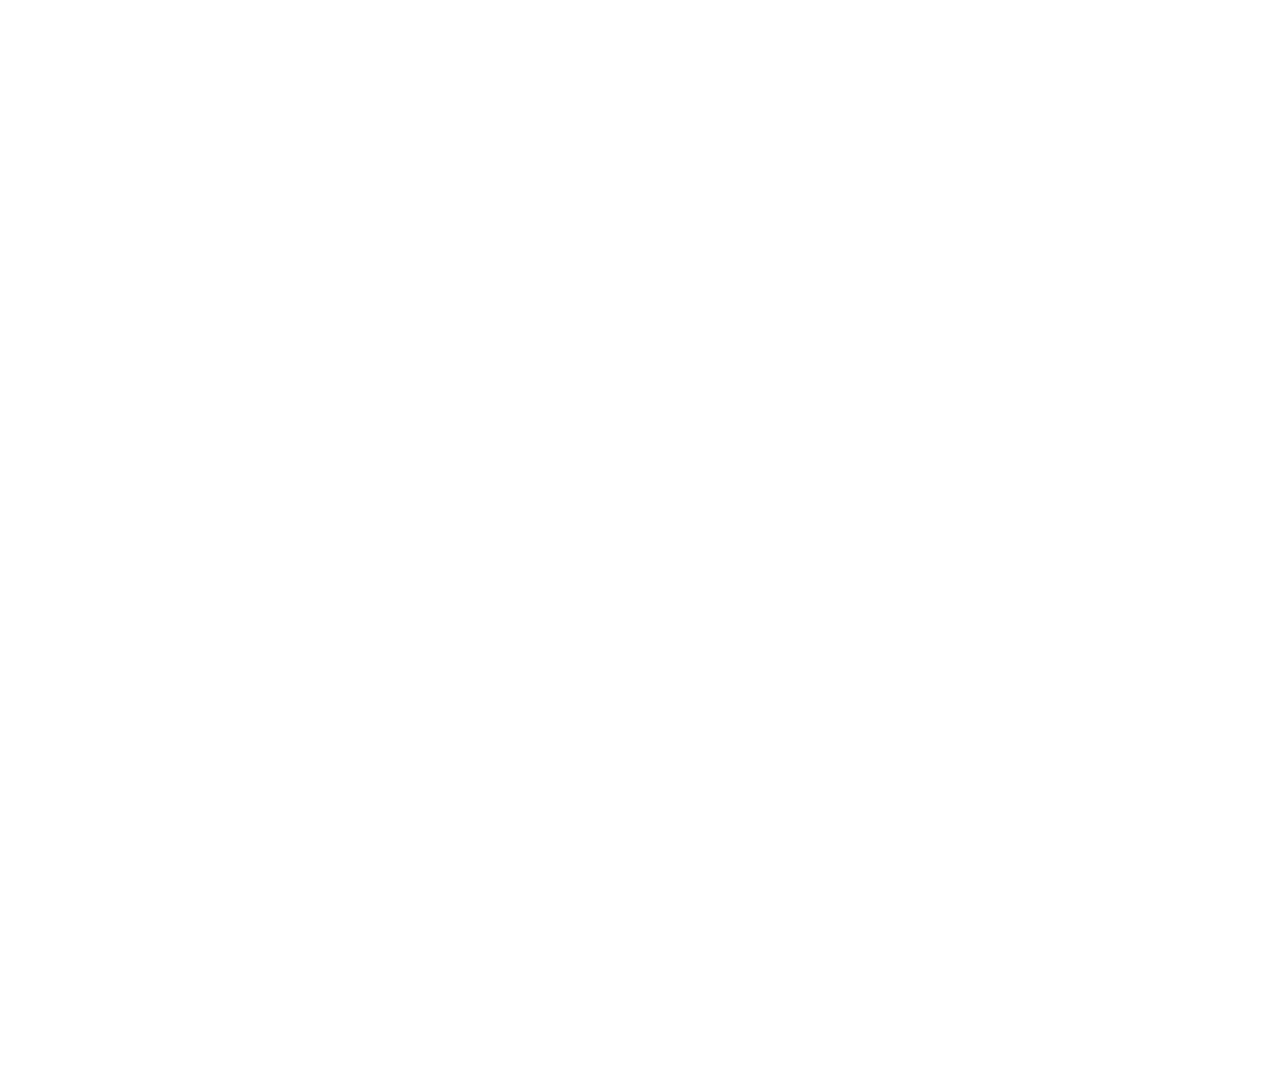
<file: aos-master/demo/simple.html>
<!DOCTYPE html>
<html>
  <head>
    <meta charset="utf-8">
    <title>AOS - Animate on scroll library</title>
    <meta name="viewport" content="width=device-width">
    <link rel="stylesheet" href="css/styles.css" />
    <link rel="stylesheet" href="../dist/aos.css" />
    <!--[if lt IE 9]>
    <script src="//html5shiv.googlecode.com/svn/trunk/html5.js"></script>
    <![endif]-->
  </head>
  <body>
    <div id="transcroller-body" class="aos-all">
      <div class="aos-item" data-aos="fade-up">
        <div class="aos-item__inner"><h3>1</h3></div>
      </div>
      <div class="aos-item" data-aos="fade-down">
        <div class="aos-item__inner"><h3>2</h3></div>
      </div>
      <div class="aos-item" data-aos="zoom-out-down">
        <div class="aos-item__inner"><h3>3</h3></div>
      </div>
      <div class="aos-item" data-aos="flip-down">
        <div class="aos-item__inner"><h3>4</h3></div>
      </div>
      <div class="aos-item" data-aos="flip-up">
        <div class="aos-item__inner"><h3>5</h3></div>
      </div>
      <div class="aos-item" data-aos="fade-down">
        <div class="aos-item__inner"><h3>6</h3></div>
      </div>
      <div class="aos-item" data-aos="fade-in">
        <div class="aos-item__inner"><h3>7</h3></div>
      </div>
      <div class="aos-item" data-aos="fade-down">
        <div class="aos-item__inner"><h3>8</h3></div>
      </div>
      <div class="aos-item" data-aos="fade-in">
        <div class="aos-item__inner"><h3>9</h3></div>
      </div>
      <div class="aos-item" data-aos="fade-down">
        <div class="aos-item__inner"><h3>10</h3></div>
      </div>
      <div class="aos-item" data-aos="fade-up">
        <div class="aos-item__inner"><h3>11</h3></div>
      </div>
      <div class="aos-item" data-aos="fade-down">
        <div class="aos-item__inner"><h3>12</h3></div>
      </div>
      <div class="aos-item" data-aos="fade-in">
        <div class="aos-item__inner"><h3>13</h3></div>
      </div>
      <div class="aos-item" data-aos="fade-up">
        <div class="aos-item__inner"><h3>14</h3></div>
      </div>
      <div class="aos-item" data-aos="fade-in">
        <div class="aos-item__inner"><h3>15</h3></div>
      </div>
      <div class="aos-item" data-aos="fade-up">
        <div class="aos-item__inner"><h3>16</h3></div>
      </div>
      <div class="aos-item" data-aos="fade-down">
        <div class="aos-item__inner"><h3>17</h3></div>
      </div>
      <div class="aos-item" data-aos="fade-up">
        <div class="aos-item__inner"><h3>18</h3></div>
      </div>
      <div class="aos-item" data-aos="zoom-out">
        <div class="aos-item__inner"><h3>19</h3></div>
      </div>
      <div class="aos-item" data-aos="fade-up">
        <div class="aos-item__inner"><h3>20</h3></div>
      </div>
      <div class="aos-item" data-aos="zoom-out">
        <div class="aos-item__inner"><h3>21</h3></div>
      </div>
      <div class="aos-item" data-aos="fade-in">
        <div class="aos-item__inner"><h3>22</h3></div>
      </div>
      <div class="aos-item" data-aos="zoom-out-up">
        <div class="aos-item__inner"><h3>23</h3></div>
      </div>
      <div class="aos-item" data-aos="zoom-out-down">
        <div class="aos-item__inner"><h3>24</h3></div>
      </div>
      <div class="aos-item" data-aos="fade-in">
        <div class="aos-item__inner"><h3>25</h3></div>
      </div>
      <div class="aos-item" data-aos="fade-in">
        <div class="aos-item__inner"><h3>26</h3></div>
      </div>
      <div class="aos-item" data-aos="fade-in">
        <div class="aos-item__inner"><h3>27</h3></div>
      </div>
      <div class="aos-item" data-aos="fade-in">
        <div class="aos-item__inner"><h3>28</h3></div>
      </div>
      <div class="aos-item" data-aos="fade-in">
        <div class="aos-item__inner"><h3>29</h3></div>
      </div>
      <div class="aos-item" data-aos="fade-in">
        <div class="aos-item__inner"><h3>30</h3></div>
      </div>
      <div class="aos-item" data-aos="fade-in">
        <div class="aos-item__inner"><h3>31</h3></div>
      </div>
      <div class="aos-item" data-aos="fade-in">
        <div class="aos-item__inner"><h3>32</h3></div>
      </div>
      <div class="aos-item" data-aos="fade-in">
        <div class="aos-item__inner"><h3>33</h3></div>
      </div>
      <div class="aos-item" data-aos="fade-in">
        <div class="aos-item__inner"><h3>34</h3></div>
      </div>
      <div class="aos-item" data-aos="fade-in">
        <div class="aos-item__inner"><h3>35</h3></div>
      </div>
      <div class="aos-item" data-aos="fade-in">
        <div class="aos-item__inner"><h3>36</h3></div>
      </div>
      <div class="aos-item" data-aos="fade-in">
        <div class="aos-item__inner"><h3>37</h3></div>
      </div>
      <div class="aos-item" data-aos="fade-in">
        <div class="aos-item__inner"><h3>38</h3></div>
      </div>
      <div class="aos-item" data-aos="fade-in">
        <div class="aos-item__inner"><h3>39</h3></div>
      </div>
      <div class="aos-item" data-aos="fade-in">
        <div class="aos-item__inner"><h3>40</h3></div>
      </div>
      <div class="aos-item" data-aos="fade-in">
        <div class="aos-item__inner"><h3>41</h3></div>
      </div>
      <div class="aos-item" data-aos="fade-in">
        <div class="aos-item__inner"><h3>42</h3></div>
      </div>
    </div>

    <script src="../dist/aos.js"></script>
    <script>
      AOS.init({
        easing: 'ease-in-out-sine'
      });
    </script>

    <!-- <script src="//cdnjs.cloudflare.com/ajax/libs/require.js/2.1.11/require.min.js"></script>
    <script>
      requirejs.config({
          baseUrl: '../dist',
      });

      require(['aos'], function(AOS){
          AOS.init({
              easing: 'ease-in-out-sine'
          });
      });
    </script> -->
  </body>
</html>
</file>
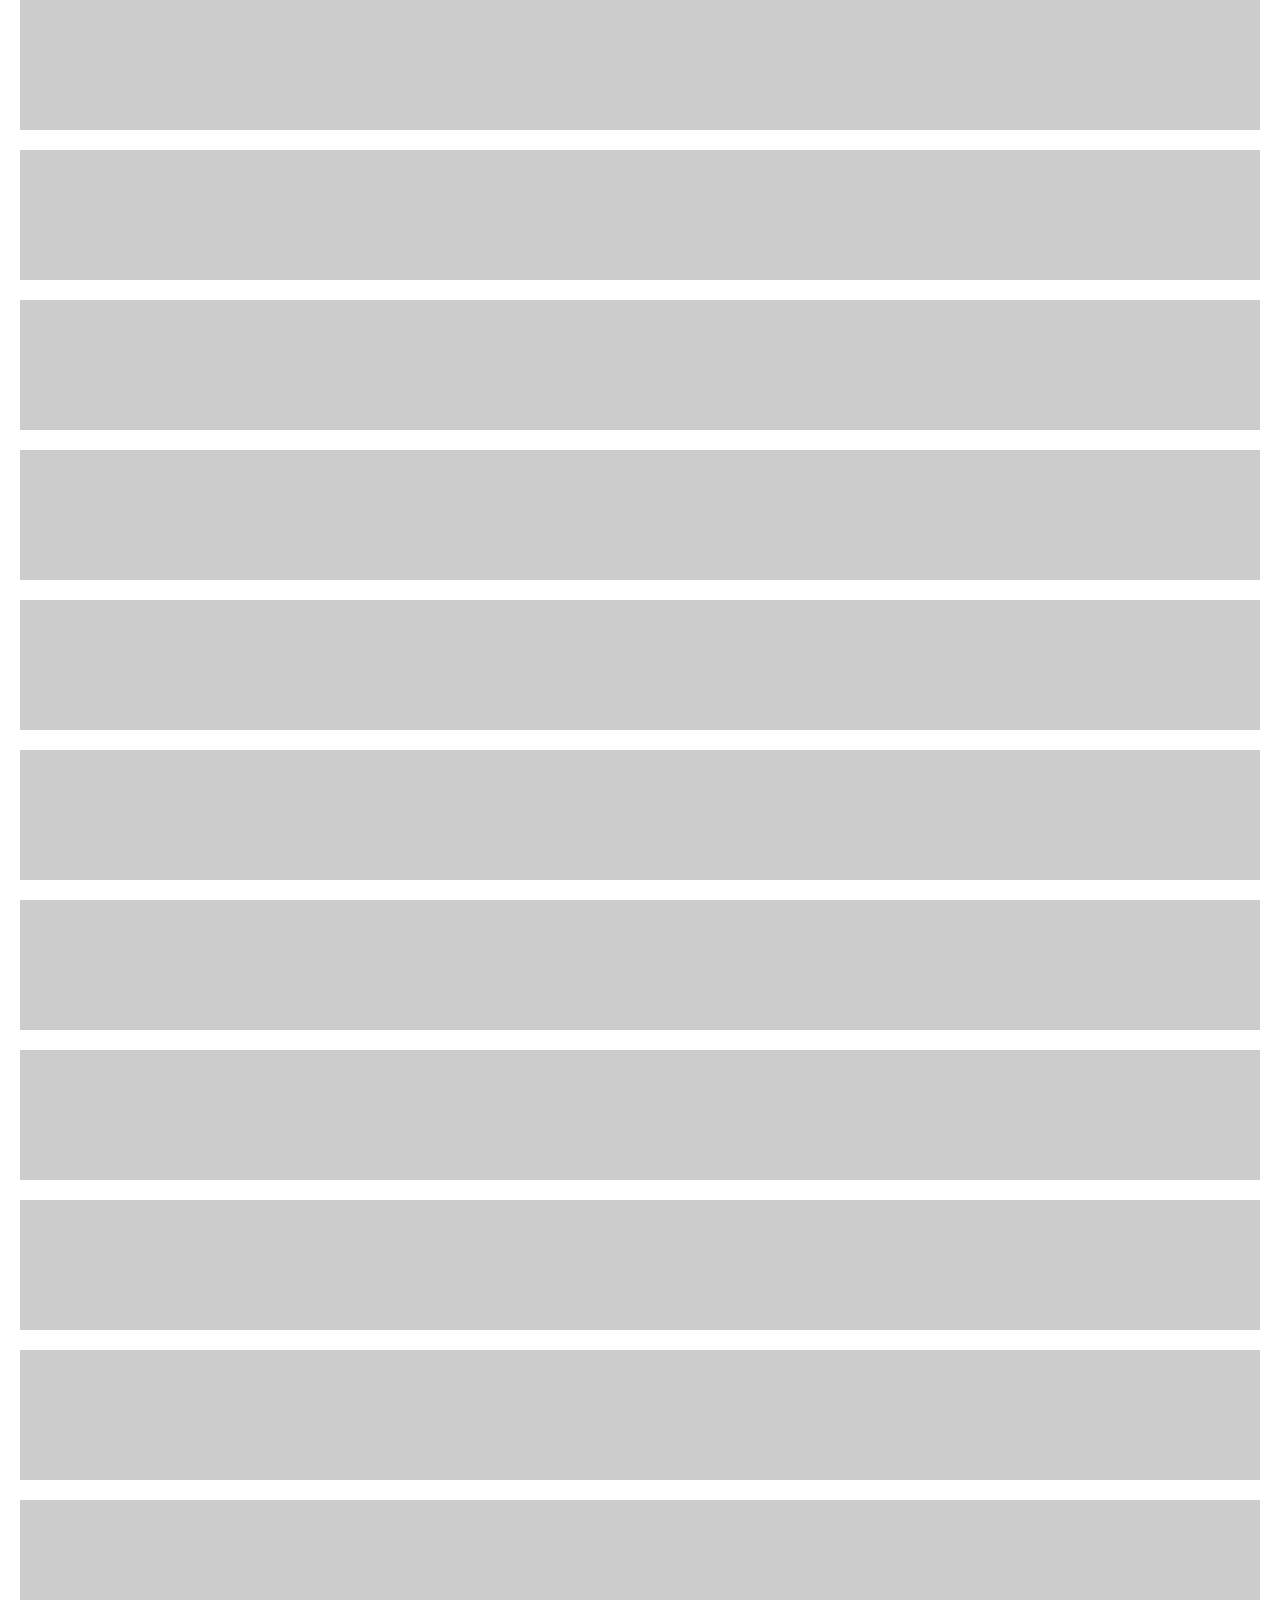
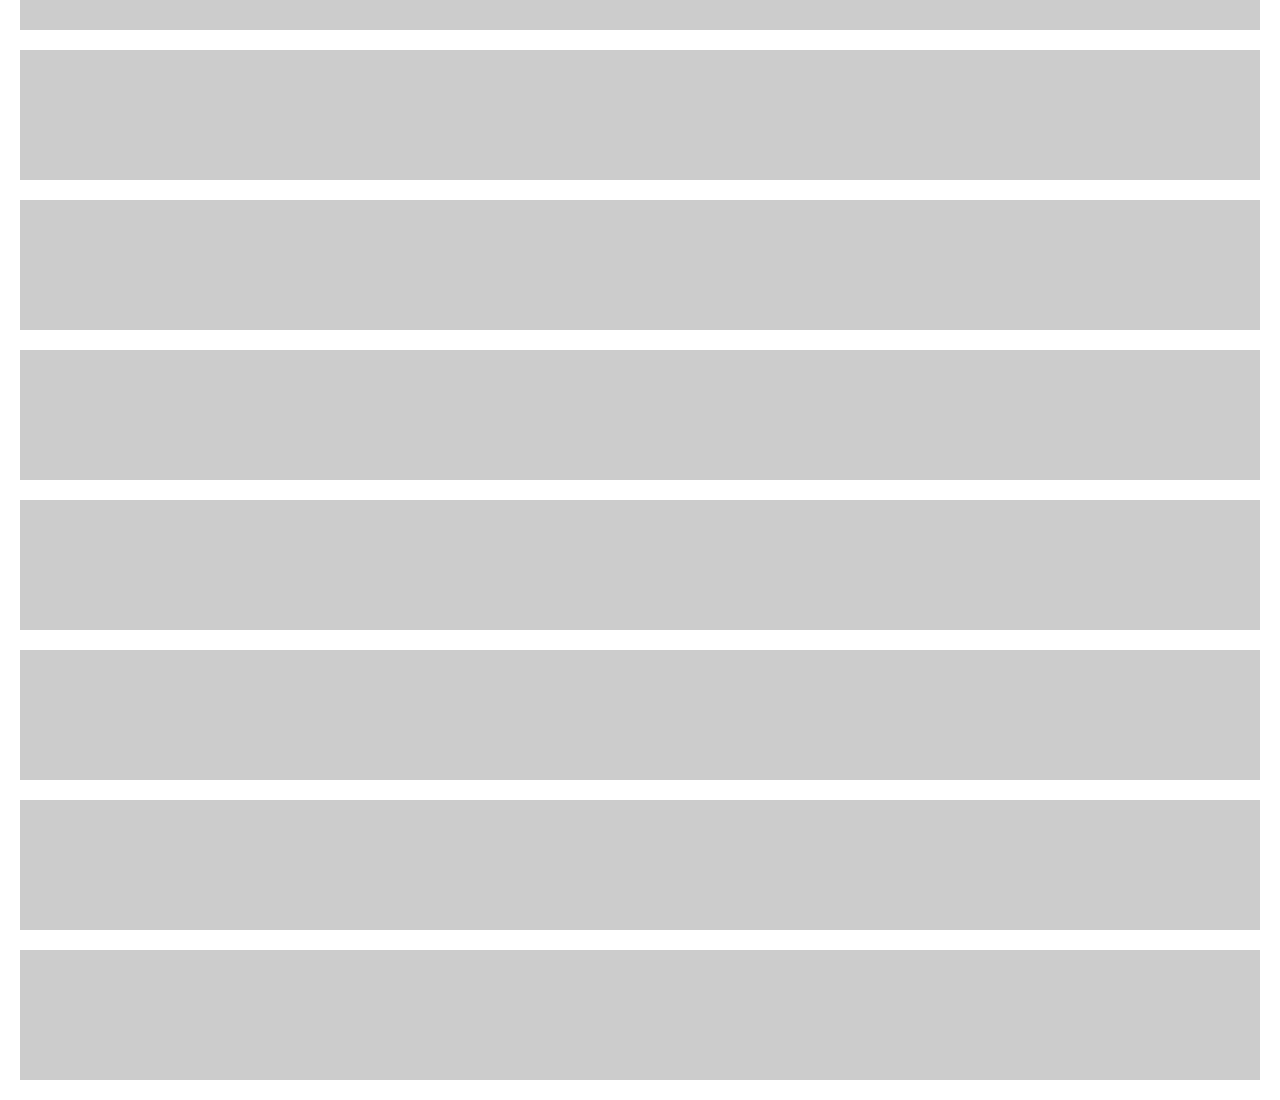
<file: aos-master/test/fixtures/aos-offset.fixture.html>
<!DOCTYPE html>
<html>
  <head>
    <title></title>
    <style type="text/css">
      * {box-sizing: border-box;}
      body {
        margin: 0; padding: 0 20px; text-align: center;
      }
      .aos-item {
        width: 100%; height: 130px; margin: 0 0 20px 0; background: #ccc;
      }
    </style>
  </head>
  <body class="body">
    <div class="aos-item aos-item--1" data-aos-offset="50" data-aos="fade"></div>
    <div class="aos-item aos-item--2" data-aos-offset="50" data-aos="fade-up"></div>
    <div class="aos-item aos-item--3" data-aos-offset="50" data-aos="fade-down"></div>
    <div class="aos-item aos-item--4" data-aos-offset="50" data-aos="fade-left"></div>
    <div class="aos-item aos-item--5" data-aos-offset="50" data-aos="fade-right"></div>
    <div class="aos-item aos-item--6" data-aos-offset="50" data-aos="flip-up"></div>
    <div class="aos-item aos-item--7" data-aos-offset="50" data-aos="flip-down"></div>
    <div class="aos-item aos-item--8" data-aos-offset="50" data-aos="flip-left"></div>
    <div class="aos-item aos-item--9" data-aos-offset="50" data-aos="flip-right"></div>
    <div class="aos-item aos-item--10" data-aos-offset="50" data-aos="zoom-in"></div>
    <div class="aos-item aos-item--11" data-aos-offset="50" data-aos="zoom-in-up"></div>
    <div class="aos-item aos-item--12" data-aos-offset="50" data-aos="zoom-in-down"></div>
    <div class="aos-item aos-item--13" data-aos-offset="50" data-aos="zoom-in-left"></div>
    <div class="aos-item aos-item--14" data-aos-offset="50" data-aos="zoom-in-right"></div>
    <div class="aos-item aos-item--15" data-aos-offset="50" data-aos="slide-up"></div>
    <div class="aos-item aos-item--16" data-aos-offset="50" data-aos="slide-down"></div>
    <div class="aos-item aos-item--17" data-aos-offset="50" data-aos="slide-left"></div>
    <div class="aos-item aos-item--18" data-aos-offset="50" data-aos="slide-right"></div>
  </body>
</html>
</file>
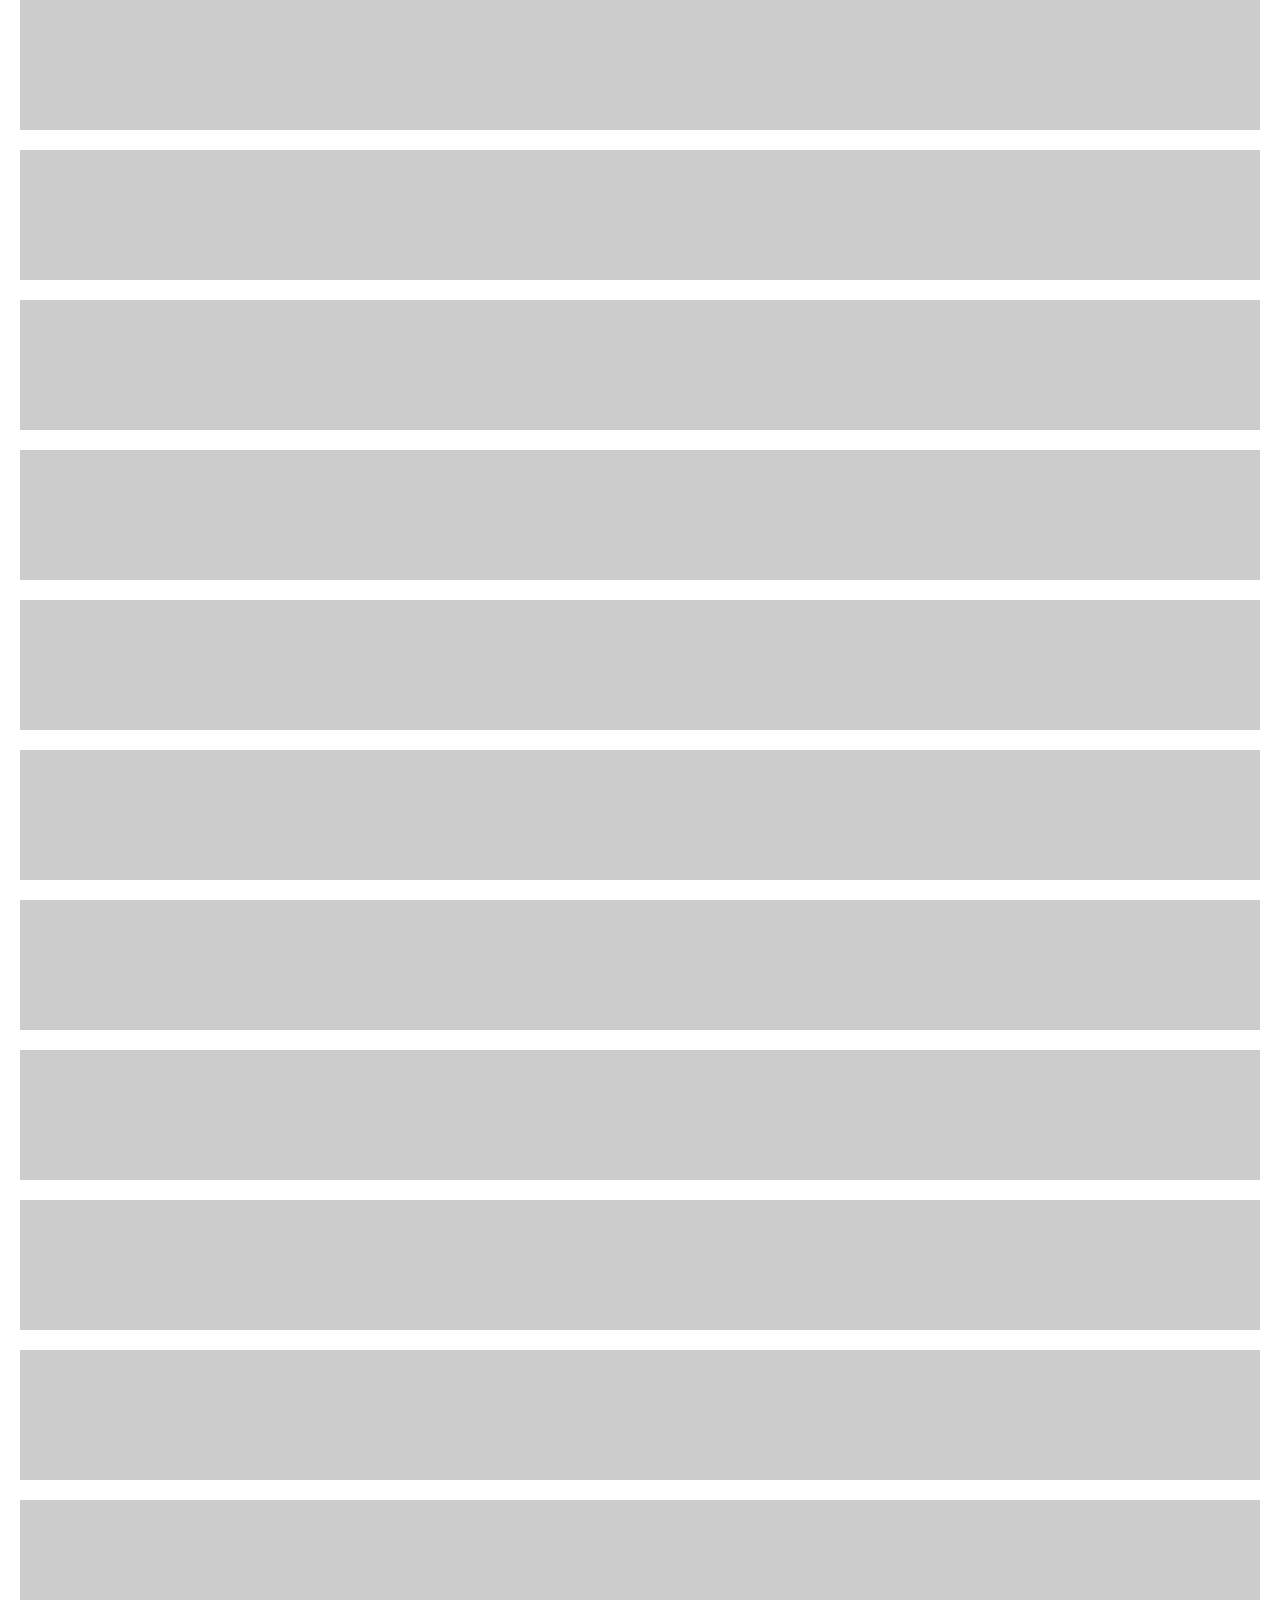
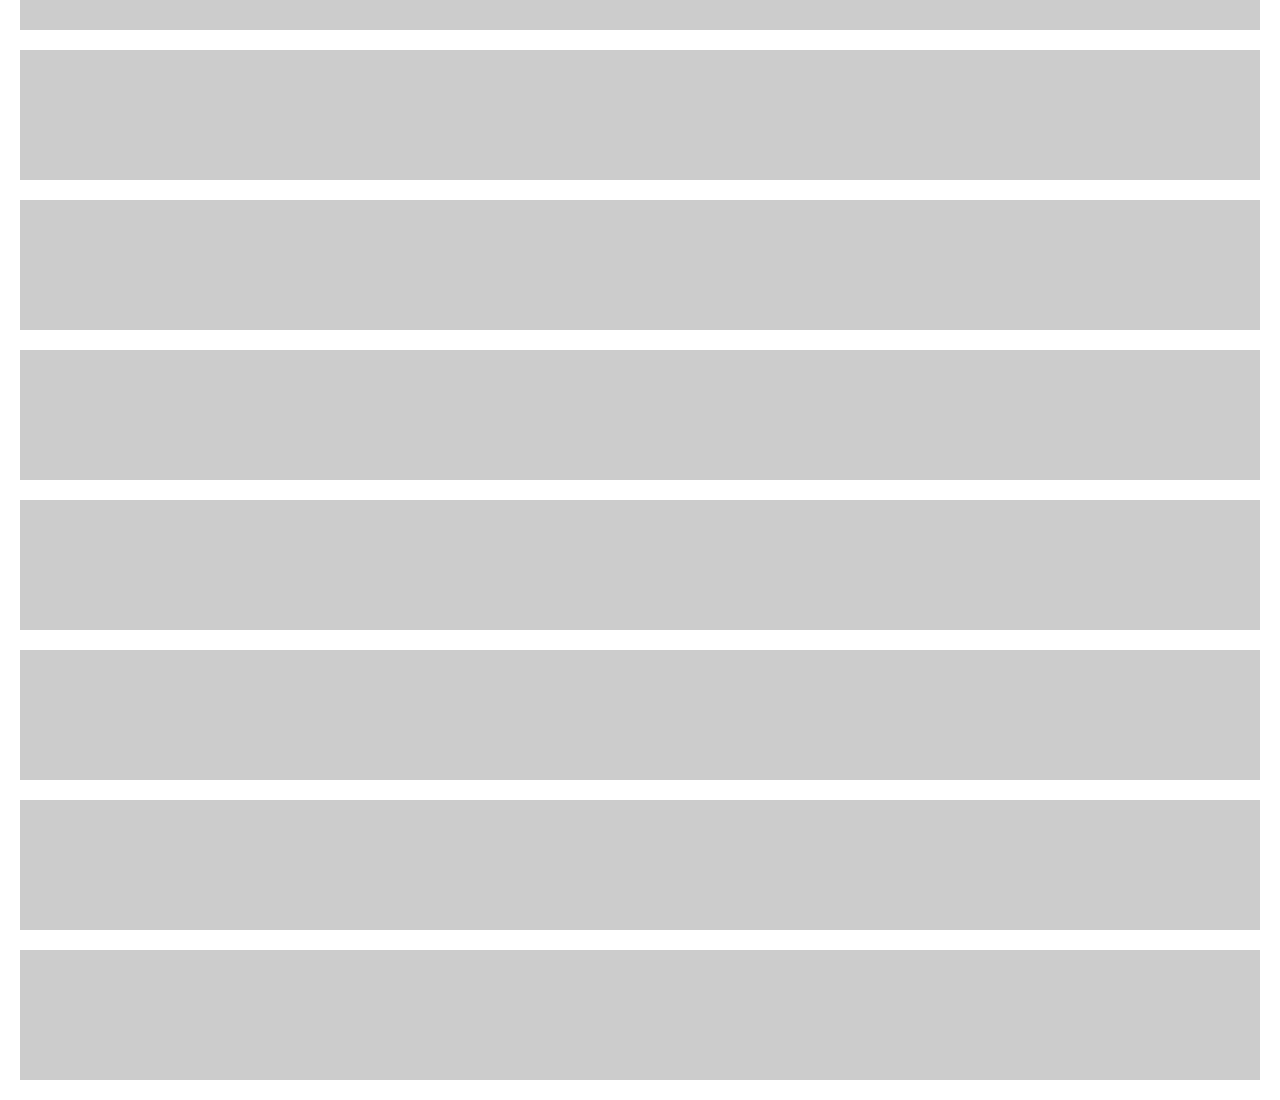
<file: aos-master/test/fixtures/aos.fixture.html>
<!DOCTYPE html>
<html>
  <head>
    <title></title>
    <style type="text/css">
      * {box-sizing: border-box;}
      body {
        margin: 0; padding: 0 20px; text-align: center;
      }
      .aos-item {
        width: 100%; height: 130px; margin: 0 0 20px 0; background: #ccc;
      }
    </style>
  </head>
  <body class="body">
    <div class="aos-item aos-item--1" data-aos="fade"></div>
    <div class="aos-item aos-item--2" data-aos="fade-up"></div>
    <div class="aos-item aos-item--3" data-aos="fade-down"></div>
    <div class="aos-item aos-item--4" data-aos="fade-left"></div>
    <div class="aos-item aos-item--5" data-aos="fade-right"></div>
    <div class="aos-item aos-item--6" data-aos="flip-up"></div>
    <div class="aos-item aos-item--7" data-aos="flip-down"></div>
    <div class="aos-item aos-item--8" data-aos="flip-left"></div>
    <div class="aos-item aos-item--9" data-aos="flip-right"></div>
    <div class="aos-item aos-item--10" data-aos="zoom-in"></div>
    <div class="aos-item aos-item--11" data-aos="zoom-in-up"></div>
    <div class="aos-item aos-item--12" data-aos="zoom-in-down"></div>
    <div class="aos-item aos-item--13" data-aos="zoom-in-left"></div>
    <div class="aos-item aos-item--14" data-aos="zoom-in-right"></div>
    <div class="aos-item aos-item--15" data-aos="slide-up"></div>
    <div class="aos-item aos-item--16" data-aos="slide-down"></div>
    <div class="aos-item aos-item--17" data-aos="slide-left"></div>
    <div class="aos-item aos-item--18" data-aos="slide-right"></div>
  </body>
</html>
</file>
<file: assets/css/style.css>
@import url('https://fonts.googleapis.com/css2?family=Nunito:ital,wght@0,200;0,300;0,400;0,500;0,600;0,700;0,800;0,900;1,200;1,300;1,400;1,500;1,600;1,700;1,800;1,900&display=swap');
        /* Index CSS Start */
        * {
            margin: 0;
            padding: 0;
            font-family: 'Nunito', sans-serif;  
        }

        .header {
            z-index: 1000;
            width: 100%;
            position: absolute;
        }

        .logo {
            height: 120px;
            width: 120px;
            margin-top: 5px;
        }

        
        a {
            text-decoration: none;
            color: white;
        }

        a:hover {
            color: #e74c3c;
        }

        .nav-link {
            color: white;

        }

        .nav-link:hover {
            color: #e74c3c;
        }

        ul {
            list-style-type: none;
        }

        .navbar-expand-lg .navbar-nav .nav-link {
            padding: 2rem 1.2rem;
            font-size: 1rem;
            position: relative;
        }

        .navbar-expand-lg .navbar-nav .nav-link:hover {
            border-bottom: 2px solid #e74c3c;
            transition: 0.5s;
        }

        .navbar-expand-lg .navbar-nav .nav-link:active {
            border-bottom: 2px solid #e74c3c;
            color: #e74c3c;

        }

        hr {
            border: 1px solid rgb(255, 255, 255);
        }

        .navbar {
            height: 80px;
            position: relative;
            z-index: 1000;
        }

        .btn {
            color: white;
            background-color: #e74c3c;
            /* border: 1px solid white; */
            width: 150px;
            margin-top: 10px;
            margin-right: 50px;
        }

        .btn:hover {
            color:#e74c3c;
            background-color: white;
            

        }

        .hero {
            background: url(../../images/background.jpg);
            position: relative;
            /* height: 100vh; */
            background-position: center;
            background-size: cover;
            clip-path: polygon(50% 0%, 100% 0, 100% 35%, 100% 78%, 63% 100%, 35% 88%, 25% 92%, 0 100%, 0 0);

        }


        .left-content {
            position: relative;
            /* margin-top: 100px; */
            color: white;
            padding-top: 100px;
            z-index: 100;
        }

        .left-content h1 {
            font-size: 60px;
            z-index: -1;
        }
        .blur{
            position: absolute;
            width: 100%;
            height: 100%;
            top: 0;
            left: 0;
            backdrop-filter: blur(3px);
        }
        .more{
            background-color: #e74c3c;
            color: white;
            width: 175px;
            height: 50px;
            border: none;
        }

        .right-pic{
            height: 600px;
            width: 50%;
        }
        .right-pic img{
            height: 100%;
            width: 100%;
            padding: 20px;
        }
        .ticket{
            background-color: #e74c3c;
            color: white;
            width: 150px;
            height: 50px;
            border: none;
        }
        .text{
            text-align: center;
            width: 50%;
        }
        .pictures{
            margin-top: 100px;
            overflow: hidden;
        }
        .animal{
            height: 500px;
        }
        .animal img{
            height: 100%;
            width: 100%;
            object-fit:fill ;
            border-radius: 15px;
        }
        .started{
            background-color: #e74c3c;
            color: white;
            width: 150px;
            height: 50px;
            border: none;
        }
        .zooland{
            margin-top: 100px;
        }
        .text1{ 
            height: 70vh;
            color: white;
            background-color: rgb(19, 53, 18);
        }
        /* .cards img{
            border-radius: 50%;
        } */
        .parapkg{
            text-align: left;
            padding-left: 40px; 
            padding-right: 50px;
     }
     .zoocards{
        border: 1px solid white;
    }
        .text2 {
            background-color: rgb(19, 53, 18);
            color: white;
        }

        .anthony {
            display: flex;
        }

        .anthony img {
            border-radius: 50%;

        }
        
        .foot {
            background-color: rgb(19, 53, 18);
        }

        .foot-work {
            color: white;
        }

        .foot-work h5 {
            color: #e74c3c;
        }

        .foot-work ul li {
            text-decoration: none;
            padding-top: 20px;
            margin-right: 50px;
        }
        
        ul li:hover {
            color: #e74c3c;
        }


        .footer {
            background-color: rgb(19, 53, 18);
            height: 21vh;
            border-top: 1px solid white;
        }
        

        .footer-logo {
            height: 20vh;
            display: flex;
            align-items: center;
            gap: 50px;
        }

        .footer-logo img {
            height: 100%;
            width: 150px;
            padding-bottom: 15px;
            /* align-items: center; */
        }

        .copy-right {
            display: flex;
            align-items: center;
            justify-content: right;
        }

        .carousel-item{
            height: 500px;
        }

        .carousel-item img{
            object-fit: cover;
            height: 100%;
            width: 100%;    
        }
        
        @media (max-width:768px){
            hr{
             display: none;
            }
        }
</file>
<file: aos-master/demo/css/styles.css>
body {
  font-family: Helvetica,Tahoma;
}

*,
*:before,
*:after {
  box-sizing: border-box;
}

.aos-all {
  width: 1000px;
  max-width: 98%;
  margin: 10vh auto 0 auto;
}

.aos-item {
  display: inline-block;
  float: left;
  width: 33.3333%;
  height: 300px;
  padding: 20px;
}

.aos-item__inner {
  position: relative;
  width: 100%;
  height: 100%;
  float: left;
  background: #1da4e2;
  line-height: 260px;
  text-align: center;
  color: #fff;
}

@media screen and (max-width: 800px) {
  .aos-item {
    width: 50%;
  }
}
</file>
